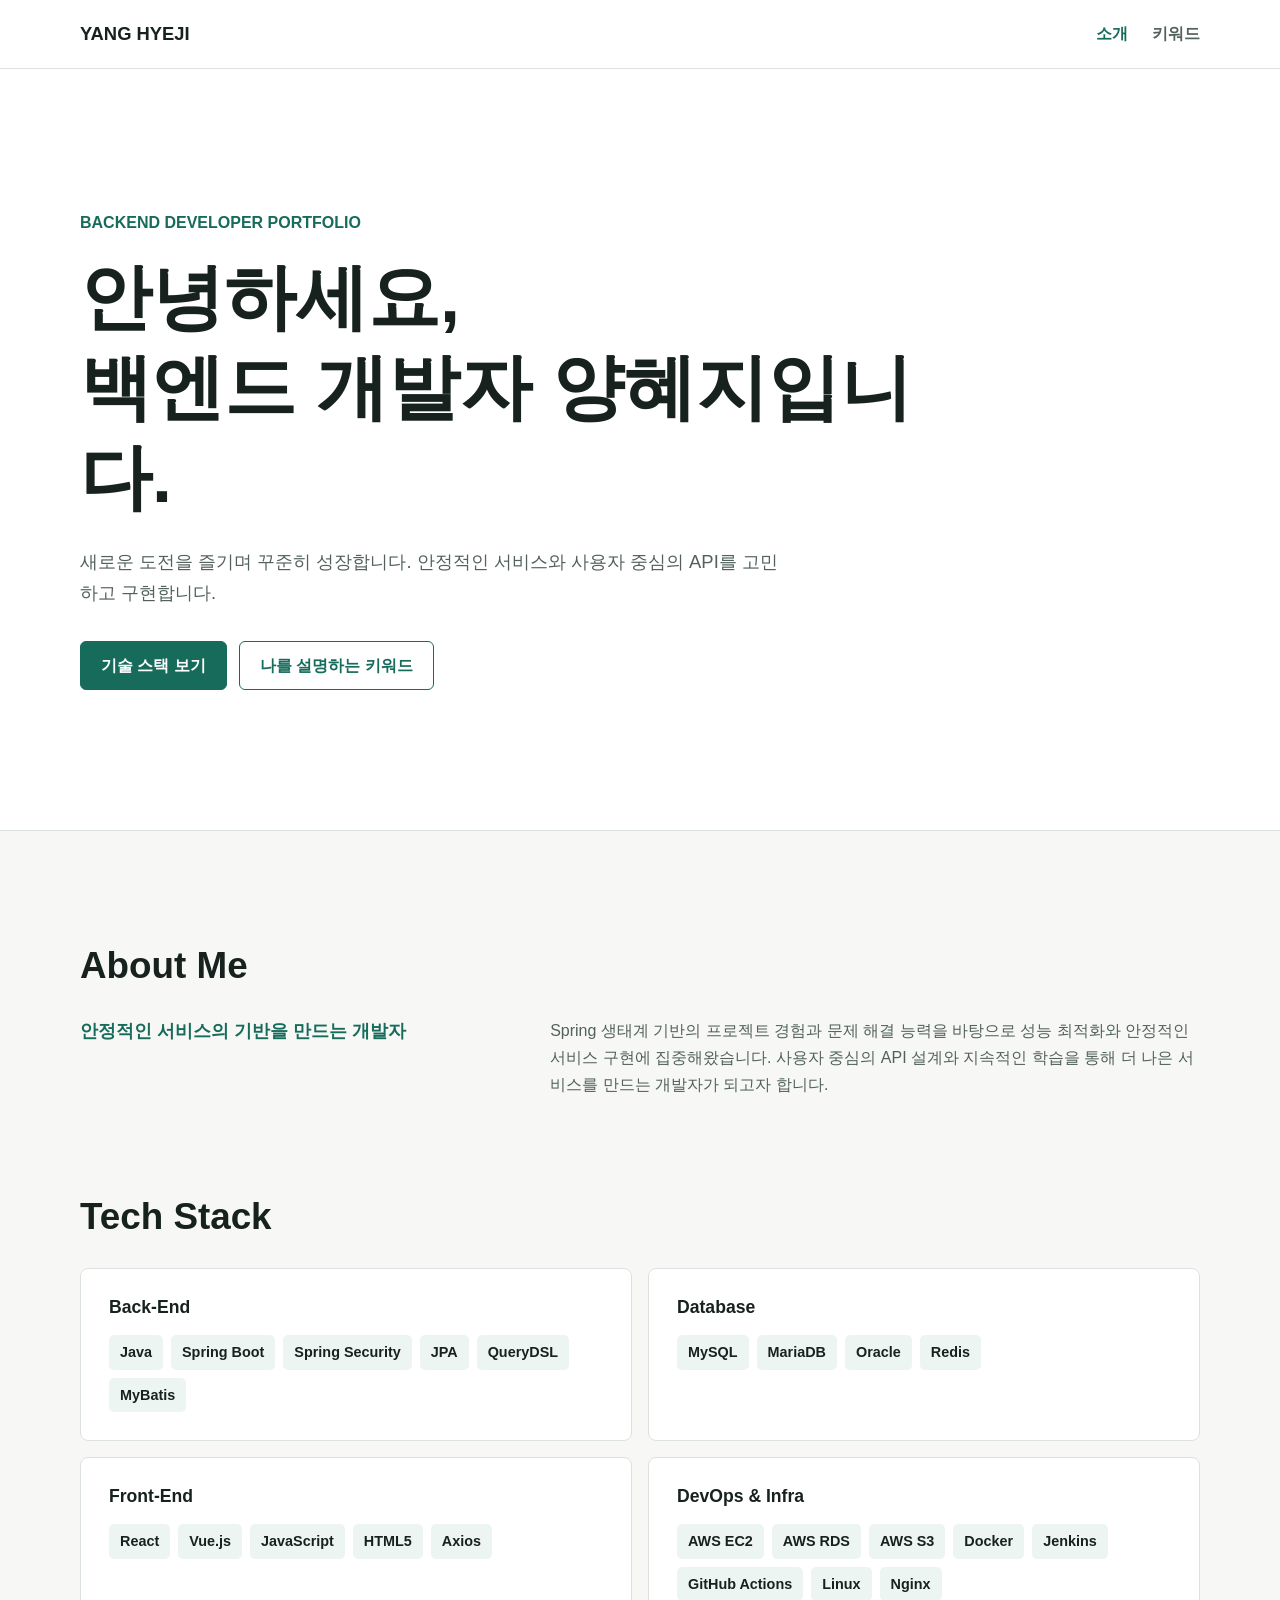
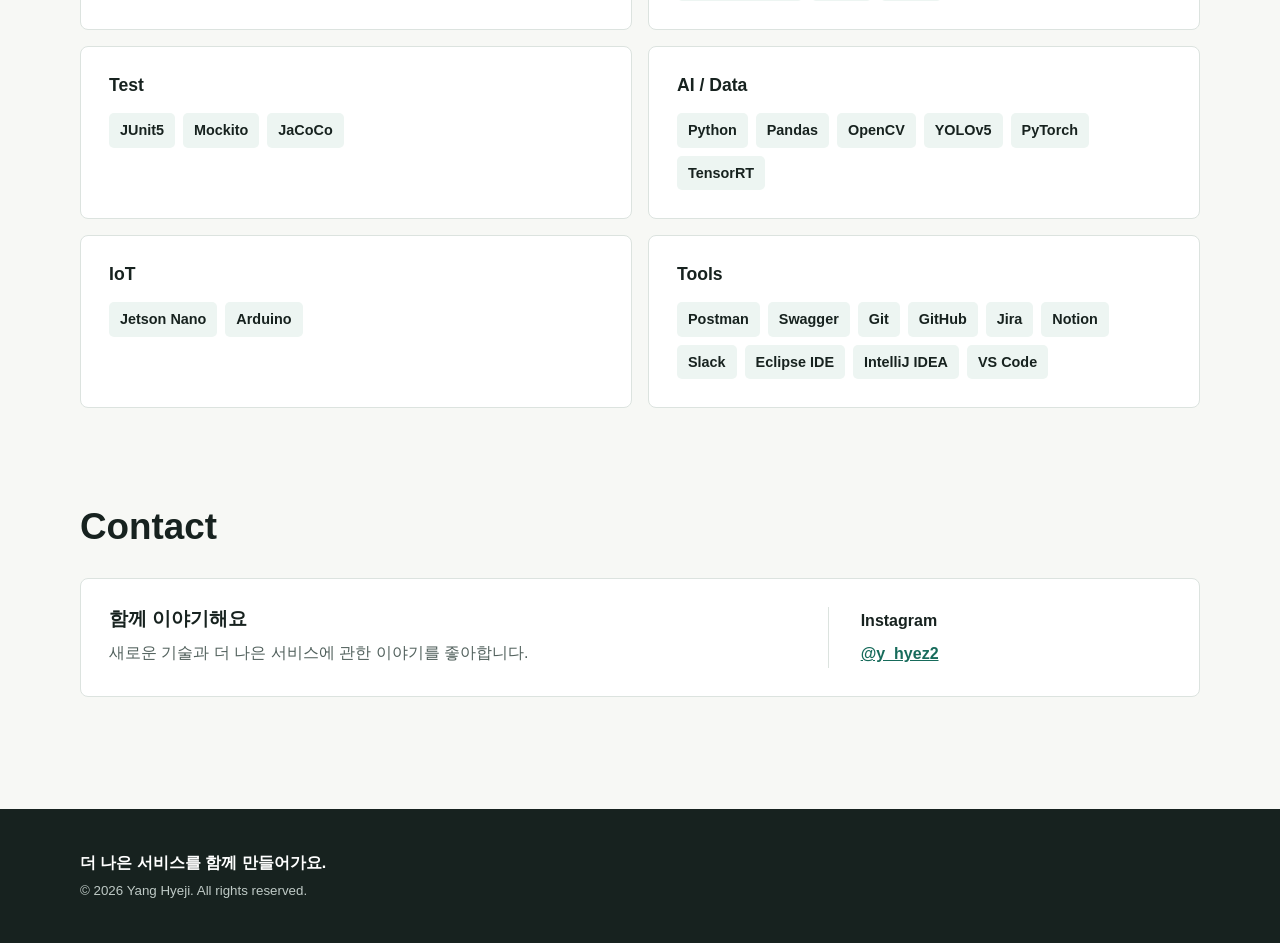
<file: 01_web/99_mission/index.html>
<!doctype html>
<html lang="ko">
<head>
  <meta charset="UTF-8">
  <meta name="viewport" content="width=device-width, initial-scale=1">
  <meta name="description" content="백엔드 개발자 양혜지의 포트폴리오">
  <title>양혜지 | Backend Developer</title>
  <link rel="stylesheet" href="portfolio.css">
</head>
<body>
  <header class="site-header">
    <div class="container header-inner">
      <a class="brand" href="#intro">YANG HYEJI</a>
      <nav class="main-nav" aria-label="주요 메뉴"><ul><li><a href="index.html" aria-current="page">소개</a></li><li><a href="keyword.html">키워드</a></li></ul></nav>
    </div>
  </header>
  <main>
    <section class="hero" id="intro" aria-labelledby="intro-title"><div class="container">
      <p class="eyebrow">BACKEND DEVELOPER PORTFOLIO</p>
      <h1 id="intro-title">안녕하세요,<br>백엔드 개발자 양혜지입니다.</h1>
      <p class="hero-description">새로운 도전을 즐기며 꾸준히 성장합니다. 안정적인 서비스와 사용자 중심의 API를 고민하고 구현합니다.</p>
      <nav class="actions" aria-label="포트폴리오 바로가기"><a class="button button-primary" href="#skills">기술 스택 보기</a><a class="button" href="keyword.html">나를 설명하는 키워드</a></nav>
    </div></section>
    <div class="container">
      <section class="content-section" aria-labelledby="about-title"><h2 id="about-title">About Me</h2><div class="about-layout">
        <p class="about-summary">안정적인 서비스의 기반을 만드는 개발자</p>
        <p class="about-details">Spring 생태계 기반의 프로젝트 경험과 문제 해결 능력을 바탕으로 성능 최적화와 안정적인 서비스 구현에 집중해왔습니다. 사용자 중심의 API 설계와 지속적인 학습을 통해 더 나은 서비스를 만드는 개발자가 되고자 합니다.</p>
      </div></section>
      <section class="content-section" id="skills" aria-labelledby="skills-title"><h2 id="skills-title">Tech Stack</h2><div class="skill-grid">
        <article class="skill-group"><h3>Back-End</h3><ul class="tag-list"><li>Java</li><li>Spring Boot</li><li>Spring Security</li><li>JPA</li><li>QueryDSL</li><li>MyBatis</li></ul></article>
        <article class="skill-group"><h3>Database</h3><ul class="tag-list"><li>MySQL</li><li>MariaDB</li><li>Oracle</li><li>Redis</li></ul></article>
        <article class="skill-group"><h3>Front-End</h3><ul class="tag-list"><li>React</li><li>Vue.js</li><li>JavaScript</li><li>HTML5</li><li>Axios</li></ul></article>
        <article class="skill-group"><h3>DevOps & Infra</h3><ul class="tag-list"><li>AWS EC2</li><li>AWS RDS</li><li>AWS S3</li><li>Docker</li><li>Jenkins</li><li>GitHub Actions</li><li>Linux</li><li>Nginx</li></ul></article>
        <article class="skill-group"><h3>Test</h3><ul class="tag-list"><li>JUnit5</li><li>Mockito</li><li>JaCoCo</li></ul></article>
        <article class="skill-group"><h3>AI / Data</h3><ul class="tag-list"><li>Python</li><li>Pandas</li><li>OpenCV</li><li>YOLOv5</li><li>PyTorch</li><li>TensorRT</li></ul></article>
        <article class="skill-group"><h3>IoT</h3><ul class="tag-list"><li>Jetson Nano</li><li>Arduino</li></ul></article>
        <article class="skill-group"><h3>Tools</h3><ul class="tag-list"><li>Postman</li><li>Swagger</li><li>Git</li><li>GitHub</li><li>Jira</li><li>Notion</li><li>Slack</li><li>Eclipse IDE</li><li>IntelliJ IDEA</li><li>VS Code</li></ul></article>
      </div></section>
      <section class="content-section" aria-labelledby="contact-title"><h2 id="contact-title">Contact</h2><article class="contact-card">
        <header><h3>함께 이야기해요</h3><p>새로운 기술과 더 나은 서비스에 관한 이야기를 좋아합니다.</p></header>
        <address class="contact-link"><strong>Instagram</strong><a href="https://www.instagram.com/y_hyez2" target="_blank" rel="noopener noreferrer">@y_hyez2</a></address>
      </article></section>
    </div>
  </main>
  <footer><div class="container"><p><strong>더 나은 서비스를 함께 만들어가요.</strong></p><small>© 2026 Yang Hyeji. All rights reserved.</small></div></footer>
</body>
</html>
</file>
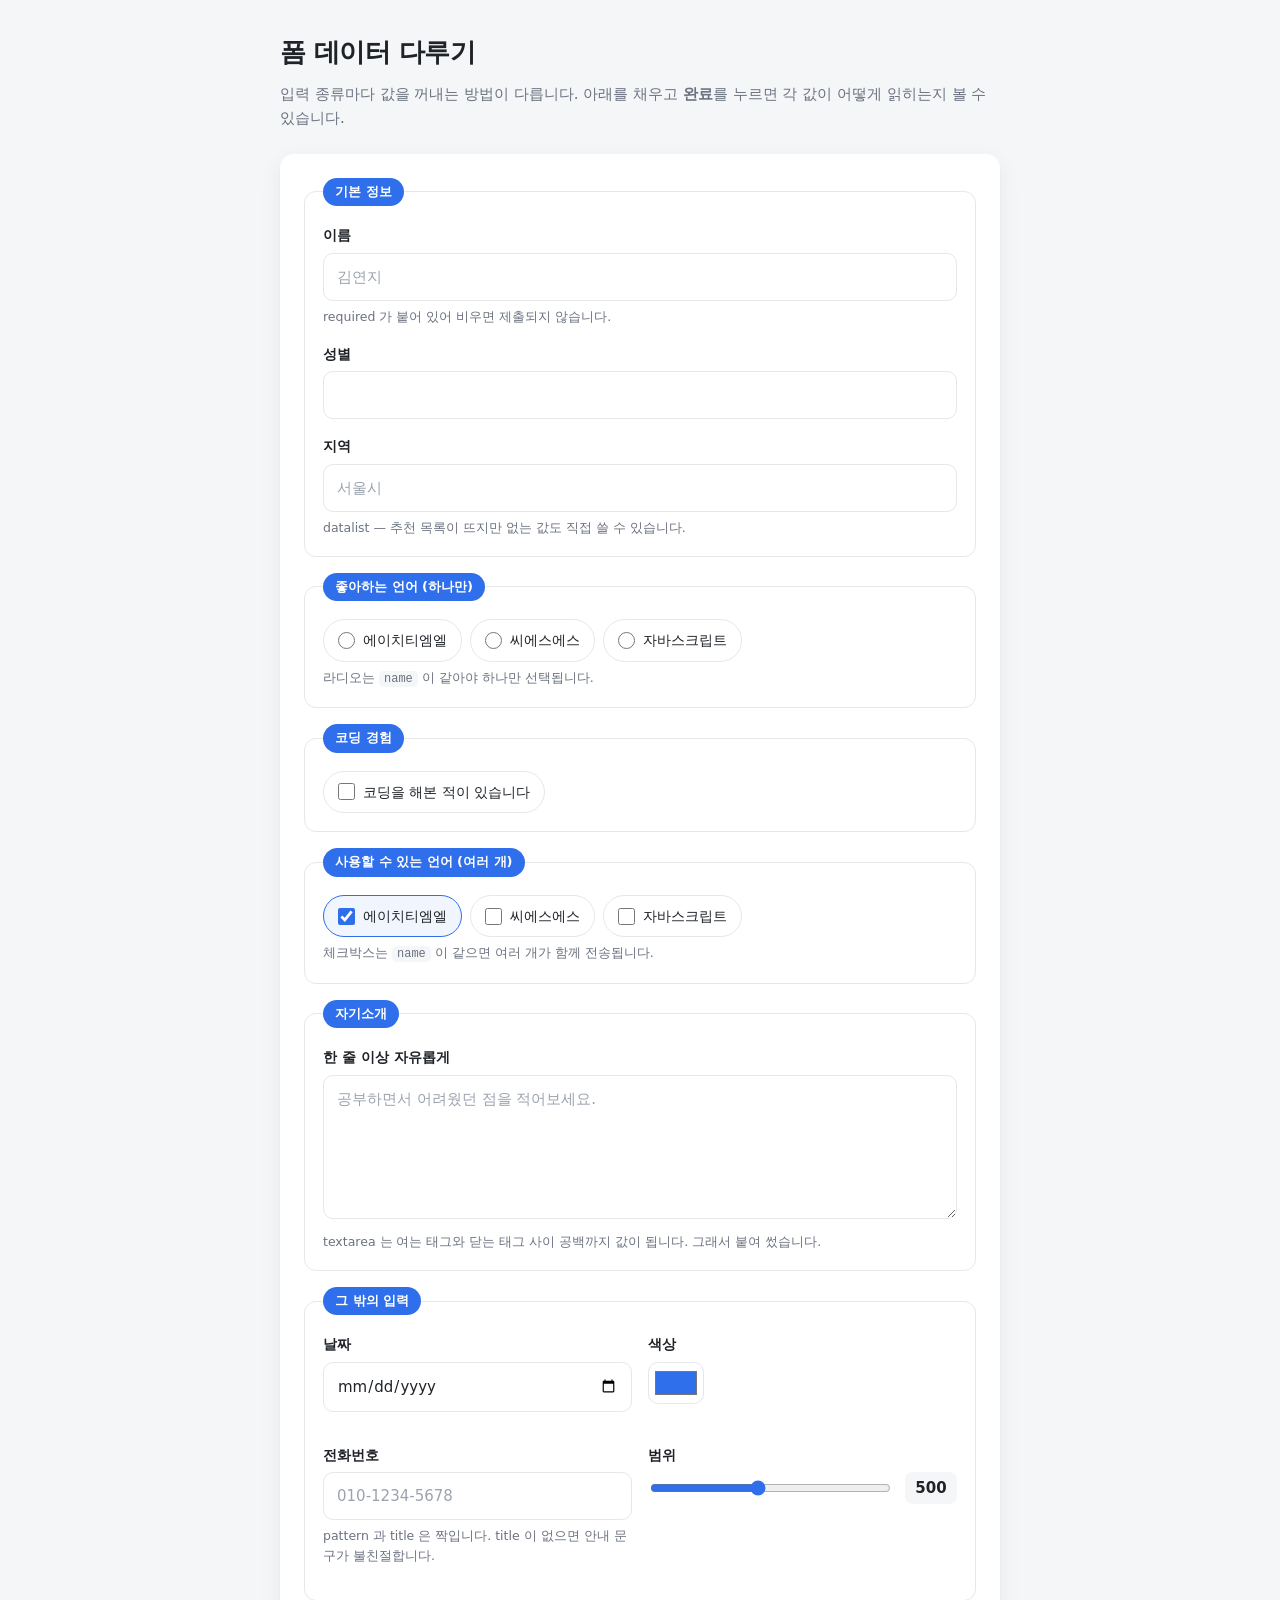
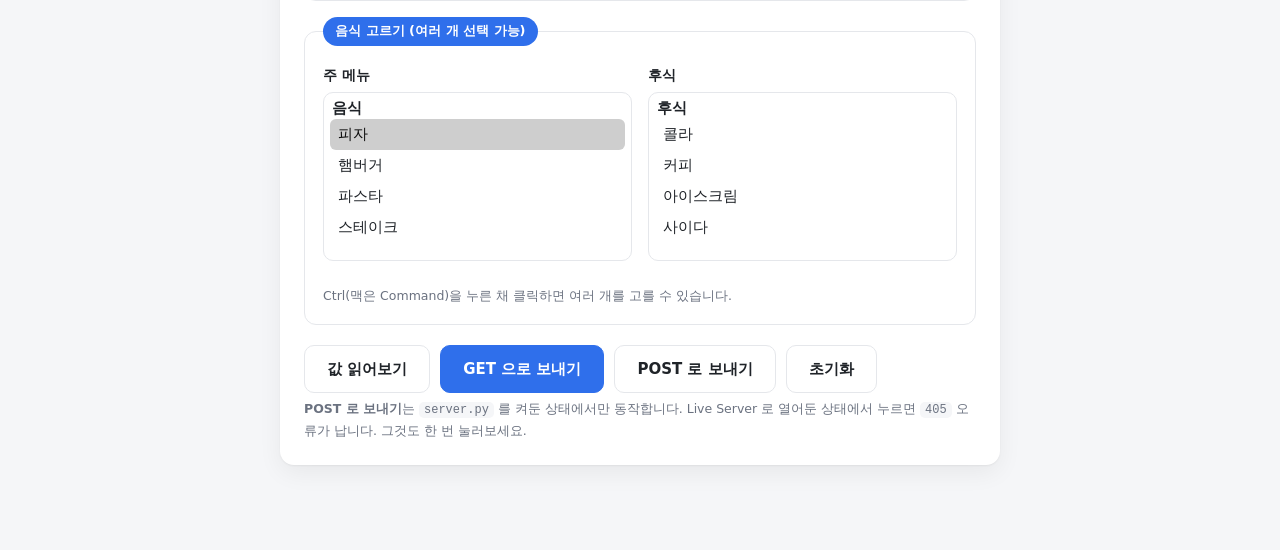
<file: 01_web/01_html/04_html_input/index.html>
<!DOCTYPE html>
<html lang="ko">
<head>
  <meta charset="utf-8">
  <meta name="viewport" content="width=device-width, initial-scale=1.0">
  <title>폼 데이터 다루기</title>
  <link rel="stylesheet" href="style.css">
</head>
<body>

<main class="page">

  <header class="page-head">
    <h1>폼 데이터 다루기</h1>
    <p class="lead">
      입력 종류마다 값을 꺼내는 방법이 다릅니다.
      아래를 채우고 <strong>완료</strong>를 누르면 각 값이 어떻게 읽히는지 볼 수 있습니다.
    </p>
  </header>

  <!-- 버튼마다 formmethod 로 전송 방법을 따로 정할 수 있습니다. -->
  <form id="my_form" class="card" action="result.html" method="get">

    <fieldset>
      <legend>기본 정보</legend>

      <div class="field">
        <label for="name">이름</label>
        <input type="text" id="name" name="name"
               placeholder="김연지"
               autocomplete="off" spellcheck="true" required>
        <p class="hint">required 가 붙어 있어 비우면 제출되지 않습니다.</p>
      </div>

      <div class="field">
        <label for="sex">성별</label>
        <input type="text" id="sex" name="sex" autocomplete="off">
      </div>

      <div class="field">
        <label for="town">지역</label>
        <input type="text" id="town" name="town"
               placeholder="서울시" list="town_list" autocomplete="off">
        <!-- datalist: 목록을 추천하지만 직접 입력도 됩니다. select 와 다른 점입니다. -->
        <datalist id="town_list">
          <option value="서울시"></option>
          <option value="부산시"></option>
          <option value="대구시"></option>
          <option value="인천시"></option>
          <option value="광주시"></option>
        </datalist>
        <p class="hint">datalist — 추천 목록이 뜨지만 없는 값도 직접 쓸 수 있습니다.</p>
      </div>
    </fieldset>

    <fieldset>
      <!-- 라디오·체크박스 묶음의 제목은 label 이 아니라 legend 로 답니다. -->
      <legend>좋아하는 언어 (하나만)</legend>
      <div class="choice-list">
        <label class="choice">
          <input type="radio" name="fav_language" value="HTML">
          <span>에이치티엠엘</span>
        </label>
        <label class="choice">
          <input type="radio" name="fav_language" value="CSS">
          <span>씨에스에스</span>
        </label>
        <label class="choice">
          <input type="radio" name="fav_language" value="JavaScript">
          <span>자바스크립트</span>
        </label>
      </div>
      <p class="hint">라디오는 <code>name</code> 이 같아야 하나만 선택됩니다.</p>
    </fieldset>

    <fieldset>
      <legend>코딩 경험</legend>
      <label class="choice">
        <input type="checkbox" id="coding" name="coding" value="1">
        <span>코딩을 해본 적이 있습니다</span>
      </label>
    </fieldset>

    <fieldset>
      <legend>사용할 수 있는 언어 (여러 개)</legend>
      <div class="choice-list">
        <label class="choice">
          <input type="checkbox" name="avail_language" value="HTML" checked>
          <span>에이치티엠엘</span>
        </label>
        <label class="choice">
          <input type="checkbox" name="avail_language" value="CSS">
          <span>씨에스에스</span>
        </label>
        <label class="choice">
          <input type="checkbox" name="avail_language" value="JavaScript">
          <span>자바스크립트</span>
        </label>
      </div>
      <p class="hint">체크박스는 <code>name</code> 이 같으면 여러 개가 함께 전송됩니다.</p>
    </fieldset>

    <fieldset>
      <legend>자기소개</legend>
      <div class="field">
        <label for="article">한 줄 이상 자유롭게</label>
        <textarea id="article" name="article" rows="5"
                  placeholder="공부하면서 어려웠던 점을 적어보세요."></textarea>
        <p class="hint">textarea 는 여는 태그와 닫는 태그 사이 공백까지 값이 됩니다. 그래서 붙여 썼습니다.</p>
      </div>
    </fieldset>

    <fieldset>
      <legend>그 밖의 입력</legend>

      <div class="grid">
        <div class="field">
          <label for="date">날짜</label>
          <input type="date" id="date" name="date">
        </div>

        <div class="field">
          <label for="color">색상</label>
          <input type="color" id="color" name="color" value="#2f6feb">
        </div>

        <div class="field">
          <label for="phone">전화번호</label>
          <input type="tel" id="phone" name="phone"
                 placeholder="010-1234-5678"
                 pattern="[0-9]{3}-[0-9]{4}-[0-9]{4}"
                 title="010-1234-5678 형식으로 입력하세요">
          <p class="hint">pattern 과 title 은 짝입니다. title 이 없으면 안내 문구가 불친절합니다.</p>
        </div>

        <div class="field">
          <label for="range">범위</label>
          <div class="range-row">
            <input type="range" id="range" name="range" min="100" max="1000" step="50" value="500">
            <!-- output: 계산·선택 결과를 보여주는 전용 태그 -->
            <output id="range_output" for="range">500</output>
          </div>
        </div>
      </div>
    </fieldset>

    <fieldset>
      <legend>음식 고르기 (여러 개 선택 가능)</legend>
      <div class="grid">
        <div class="field">
          <label for="food_main">주 메뉴</label>
          <!-- id 는 문서 안에서 겹치면 안 됩니다. name 도 나눠야 값이 섞이지 않습니다. -->
          <select id="food_main" name="food_main" multiple size="5">
            <optgroup label="음식">
              <option value="pizza" selected>피자</option>
              <option value="hamburger">햄버거</option>
              <option value="pasta">파스타</option>
              <option value="steak">스테이크</option>
            </optgroup>
          </select>
        </div>

        <div class="field">
          <label for="food_dessert">후식</label>
          <select id="food_dessert" name="food_dessert" multiple size="5">
            <optgroup label="후식">
              <option value="cola">콜라</option>
              <option value="coffee">커피</option>
              <option value="icecream">아이스크림</option>
              <option value="cider">사이다</option>
            </optgroup>
          </select>
        </div>
      </div>
      <p class="hint">Ctrl(맥은 Command)을 누른 채 클릭하면 여러 개를 고를 수 있습니다.</p>
    </fieldset>

    <div class="actions">
      <!-- 보내지 않고 값만 읽어봅니다 -->
      <button type="button" id="preview_btn" class="btn">값 읽어보기</button>

      <!-- formmethod / formaction 으로 버튼마다 전송 방법을 다르게 줄 수 있습니다 -->
      <button type="submit" class="btn btn-primary"
              formmethod="get" formaction="result.html">GET 으로 보내기</button>
      <button type="submit" class="btn btn-post"
              formmethod="post" formaction="result.html">POST 로 보내기</button>

      <button type="reset" class="btn">초기화</button>
    </div>
    <p class="hint">
      <strong>POST 로 보내기</strong>는 <code>server.py</code> 를 켜둔 상태에서만 동작합니다.
      Live Server 로 열어둔 상태에서 누르면 <code>405</code> 오류가 납니다. 그것도 한 번 눌러보세요.
    </p>

  </form>

  <section id="result_area" class="card result" hidden>
    <h2>읽어온 값</h2>
    <table id="result_table">
      <thead>
        <tr><th>항목</th><th>값</th></tr>
      </thead>
      <tbody></tbody>
    </table>

    <h3>보내면 어떻게 되나</h3>
    <div id="send_preview"></div>
    <p class="hint">
      같은 값인데 <strong>실리는 자리만</strong> 다릅니다.
      실제로 보내보려면 위의 <strong>GET / POST 로 보내기</strong> 버튼을 누르세요.
    </p>
  </section>

</main>

<script>
  const form = document.getElementById('my_form');
  const resultArea = document.getElementById('result_area');
  const resultBody = document.querySelector('#result_table tbody');
  const sendPreview = document.getElementById('send_preview');
  const previewBtn = document.getElementById('preview_btn');
  const rangeInput = document.getElementById('range');
  const rangeOutput = document.getElementById('range_output');

  // 범위 값을 움직일 때마다 옆에 숫자로 보여줍니다.
  rangeInput.addEventListener('input', function () {
    rangeOutput.textContent = rangeInput.value;
  });

  // 체크박스 묶음에서 체크된 값만 배열로 꺼냅니다.
  function getCheckedValues(group) {
    // 같은 name 의 체크박스가 하나뿐이면 목록이 아니라 요소 하나가 옵니다.
    const list = (group.length === undefined) ? [group] : Array.from(group);
    return list.filter(function (el) { return el.checked; })
               .map(function (el) { return el.value; });
  }

  // multiple select 에서 고른 항목의 화면 글자를 배열로 꺼냅니다.
  function getSelectedTexts(selectId) {
    const select = document.getElementById(selectId);
    return Array.from(select.selectedOptions).map(function (op) { return op.text; });
  }

  function orEmpty(value, emptyText) {
    return value === '' || value === undefined ? emptyText : value;
  }

  // '주소' / '본문' 처럼 이름표가 붙은 줄 하나를 만듭니다.
  function addSendRow(keyText, valueText, kind) {
    const row = document.createElement('div');
    row.className = 'send-row';

    const key = document.createElement('span');
    key.className = 'send-key send-key-' + kind;
    key.textContent = keyText;

    const box = document.createElement('pre');
    box.className = 'query';
    box.textContent = valueText;

    row.appendChild(key);
    row.appendChild(box);
    sendPreview.appendChild(row);
  }

  // GET 과 POST 를 나란히 놓고 비교합니다.
  function renderSendPreview() {
    // FormData 는 실제로 전송될 값만 담습니다.
    // 체크 안 한 체크박스·라디오는 아예 들어가지 않습니다.
    const query = new URLSearchParams(new FormData(form)).toString();

    sendPreview.innerHTML = '';
    addSendRow('GET 주소', 'result.html?' + query, 'get');
    addSendRow('POST 주소', 'result.html', 'post');
    addSendRow('POST 본문', query, 'post');
  }

  // '값 읽어보기' 는 보내지 않고 화면에서만 확인합니다.
  previewBtn.addEventListener('click', function () {
    // type="button" 이라 검사가 자동으로 돌지 않습니다. 직접 부릅니다.
    if (!form.reportValidity()) return;

    // form.elements 를 쓰면 input 인지 form 속성인지 헷갈릴 일이 없습니다.
    const f = form.elements;

    const rows = [
      ['이름',            f.name.value],
      ['성별',            orEmpty(f.sex.value, '(입력 안 함)')],
      ['지역',            orEmpty(f.town.value, '(입력 안 함)')],
      ['좋아하는 언어',    orEmpty(f.fav_language.value, '(선택 안 함)')],
      ['코딩 경험',        f.coding.checked ? '있음' : '없음'],
      ['사용 가능 언어',   orEmpty(getCheckedValues(f.avail_language).join(', '), '(없음)')],
      ['자기소개',         orEmpty(f.article.value.trim(), '(비어 있음)')],
      ['날짜',            orEmpty(f.date.value, '(선택 안 함)')],
      ['색상',            f.color.value],
      ['범위',            f.range.value],
      ['전화번호',        orEmpty(f.phone.value, '(입력 안 함)')],
      ['주 메뉴',         orEmpty(getSelectedTexts('food_main').join(', '), '(없음)')],
      ['후식',            orEmpty(getSelectedTexts('food_dessert').join(', '), '(없음)')]
    ];

    // 표를 다시 그립니다. (예전 코드처럼 계속 쌓이지 않습니다)
    resultBody.innerHTML = '';
    rows.forEach(function (row) {
      const tr = document.createElement('tr');
      const th = document.createElement('th');
      const td = document.createElement('td');
      th.textContent = row[0];
      td.textContent = row[1];
      tr.appendChild(th);
      tr.appendChild(td);
      resultBody.appendChild(tr);
    });

    // 같은 값이 GET / POST 에서 각각 어디에 실리는지 보여줍니다.
    renderSendPreview();

    resultArea.hidden = false;
    resultArea.scrollIntoView({ behavior: 'smooth', block: 'start' });
  });

  // 초기화를 누르면 결과도 같이 지웁니다.
  form.addEventListener('reset', function () {
    resultArea.hidden = true;
    setTimeout(function () { rangeOutput.textContent = rangeInput.value; }, 0);
  });
</script>

</body>
</html>
</file>
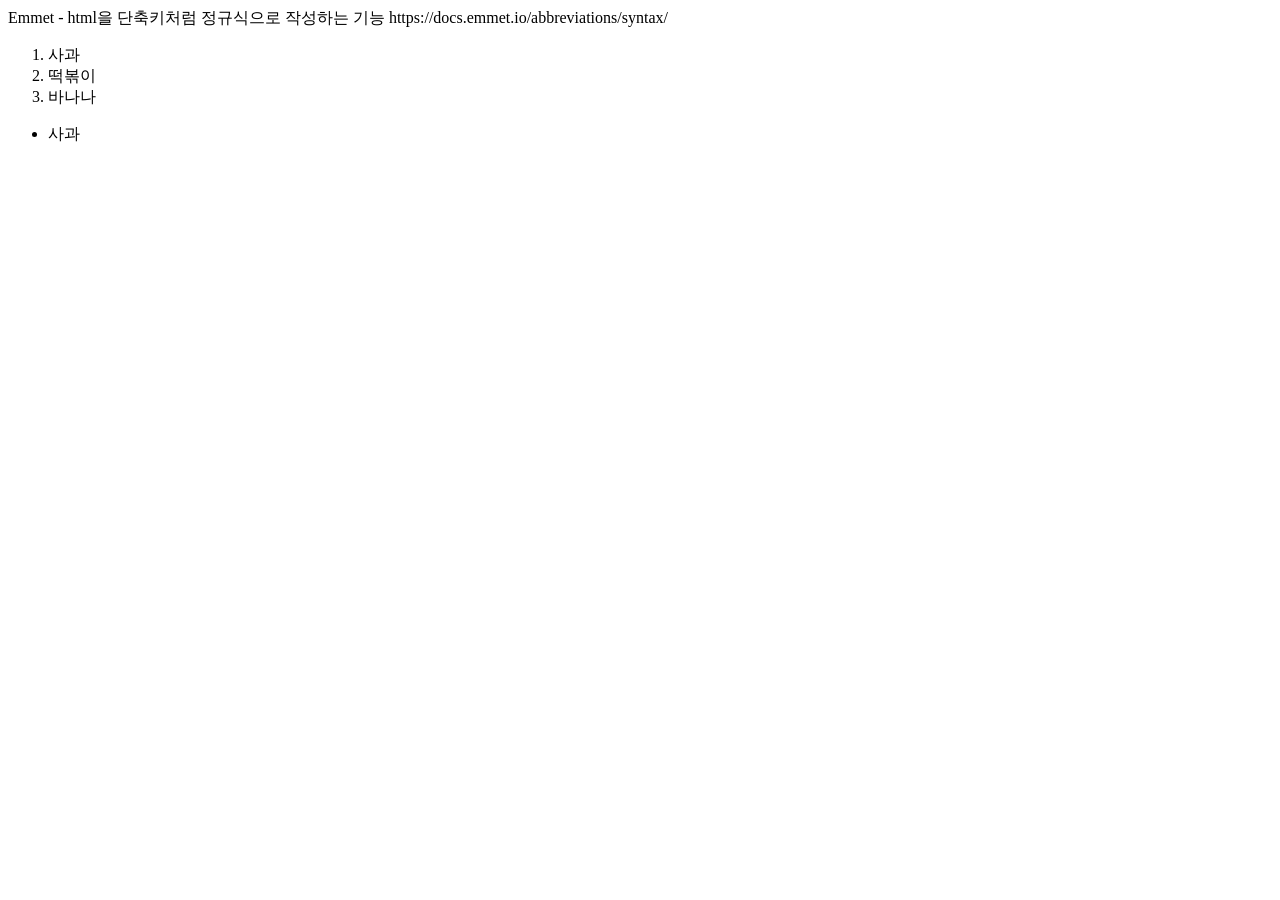
<file: 01_web/01_html/00_emmet.html>
<!DOCTYPE html>
<html lang="en">
<head>
    <meta charset="UTF-8">
    <meta name="viewport" content="width=device-width, initial-scale=1.0">
    <title>Document</title>
</head>
<body>
    
    Emmet - html을 단축키처럼 정규식으로 작성하는 기능
    https://docs.emmet.io/abbreviations/syntax/
    <!-- ol>li*3 -->

    <ol>
        <li>사과</li>
        <li>떡볶이</li>
        <li>바나나</li>
    </ol>
    <div>
        <ul>
            <li>사과</li>
        </ul>
    </div>

</body>
</html>
</file>
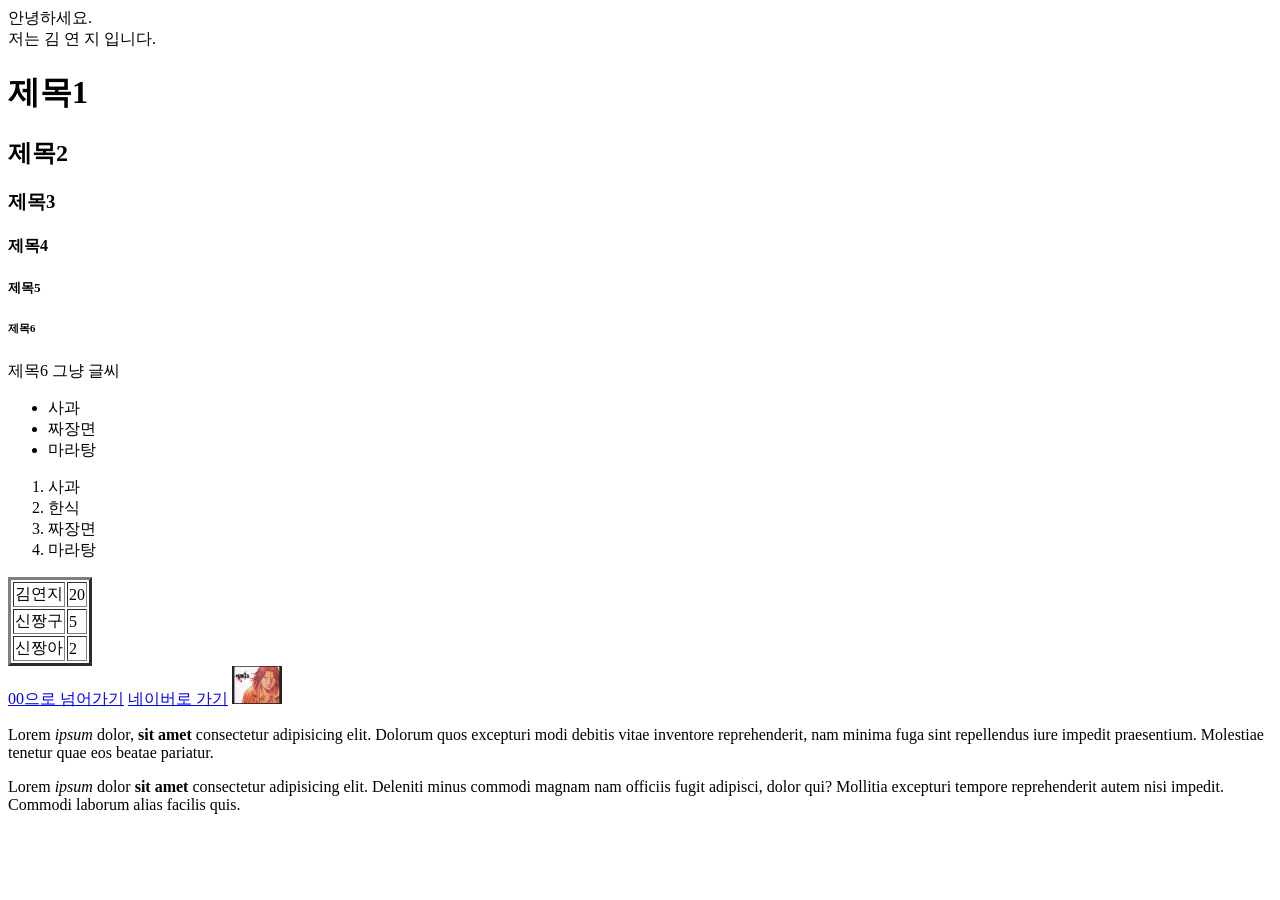
<file: 01_web/01_html/01_html기초.html>
<!DOCTYPE html>
<html lang="ko">
<head>
    <meta charset="UTF-8">
    <meta name="viewport" content="width=device-width, initial-scale=1.0">
    <title>HTML 연습</title>
</head>
<body>
    안녕하세요.<br />
    저는
    김
    연
    지
    입니다.

    <!-- 주석은 눈에 보이지 않습니다. -->
    <!-- 들여쓰기 SHIFT+ TAB 누르시면 하나 앞으로 끌어오고,
        TAB 누르시면 하나 밀려납니다.-->
    <h1>제목1</h1>
    <h2>제목2</h2>
    <h3>제목3</h3>
    <h4>제목4</h4>
    <h5>제목5</h5>
    <h6>제목6</h6>
    <!-- 에러가 있어도 그냥 무시합니다. -->
    <h7>제목6</h7>
    그냥 글씨

    <!-- 리스트: 부모 / 자식 태그를 함께 사용
        Unordered / Ordered -->
    <ul>
        <li>사과</li>
        <li>짜장면</li>
        <li>마라탕</li>
    </ul>

    <ol>
        <li>사과</li>
        <li>한식</li>
        <li>짜장면</li>
        <li>마라탕</li>
    </ol>

    <!-- 표 -->
     <table border="3">
        <!-- 행 -->
        <tr> <!-- table row (행) -->
            <td> <!-- table data (칸) -->
                김연지
            </td>
            <td>
                20
            </td>
        </tr>
         <tr>
            <td> <!-- table data (칸) -->
                신짱구
            </td>
            <td>
                5
            </td>
         </tr>  
          <tr>
            <td> <!-- table data (칸) -->
                신짱아
            </td>
            <td>
                2
            </td>
          </tr>
        </table>

    <!-- a (anchor) 태그를 사용해서 다른 문서와 연결을 해줍니다. -->
    <!-- 태그에 특정한 기능을 부여하기 위해 속성(attribute)을 함께 사용하기도 합니다. -->
    <a href="00_emmet.html">00으로 넘어가기</a>

    <!-- 네이버로 가기 라는 내용에 naver.com 을 연결해보세요. -->
    <a href="https://www.naver.com/" target="_blank">네이버로 가기</a>

    <!-- 이미지는 어떻게 첨부할까요  
     개발은 로컬에서 하지만 서버는 현재 프로젝트부터 올리기 때문에
     경로는 상대경로로, 현재 파일 기준으로 해당 파일이 어디 있는지,
     윈도우는 \(역슬래시), 웹은 /(슬래시) 으로 경로를 구분합니다.
     -->
    
    <!-- <img src="./data/jjanggu.png"> -->
    <!-- <img src="data/jjanggu.png">   -->
    <!-- <img src="../03_js/jjanggu.png"> -->

    <!-- data/monster.png 를 넣어주세요.
      이미지가 크니까 mdn에서 이미지 크기 줄이는 속성을 
      찾아서 적당히 줄여보세요.
      해당 줄에 Ctrl + / (슬래시) 누르시면 주석이 매겨집니다. -->
    <img src="./data/monster.png" width=50 /> <br />

    <!-- p : paragraph 로 문단을 구분합니다. -->
    <!-- b: 화면에 진하게 보이기, strong: 의미상도 함께 강조하기 -->
    <!-- 웹 접근성을 고려한 태그들을 활용하시는 걸 권장합니다. -->
    <p>Lorem <i>ipsum</i> dolor, <strong>sit amet</strong> consectetur adipisicing elit. Dolorum quos excepturi modi debitis vitae inventore reprehenderit, nam minima fuga sint repellendus iure impedit praesentium. Molestiae tenetur quae eos beatae pariatur.</p>
    <p>Lorem <em>ipsum</em> dolor <b>sit amet</b> consectetur adipisicing elit. Deleniti minus commodi magnam nam officiis fugit adipisci, dolor qui? Mollitia excepturi tempore reprehenderit autem nisi impedit. Commodi laborum alias facilis quis.</p>

    <!-- 정보 전달을 잘 해서 검색어 우선 순위에 걸리는 걸 목적으로 주는 경우도 많습니다. -->
</body>
</html>
</file>
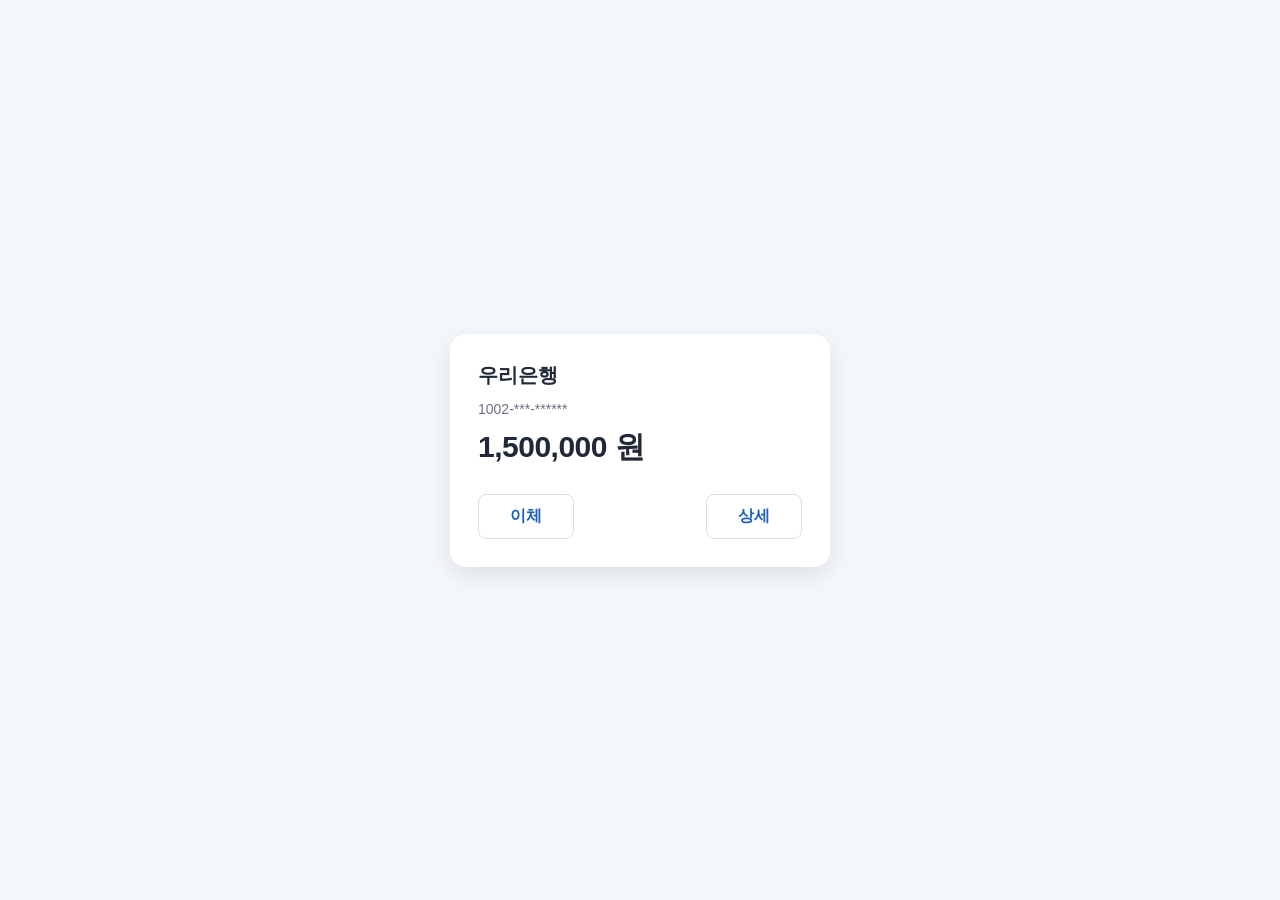
<file: 01_web/01_html/02_html기초.html>
<!DOCTYPE html>
<html lang="ko">
<head>
    <meta charset="UTF-8">
    <meta name="viewport" content="width=device-width, initial-scale=1.0">
    <title>계좌 카드</title>
    <link rel="stylesheet" href="./02_html기초.css">
</head>
<body>
    <article class="account-card">
        <header>
            <h2 class="bank-name">우리은행</h2>
        </header>

        <section>
            <p class="account-number">1002-***-******</p>
            <p class="balance"><strong>1,500,000 원</strong></p>
        </section>

        <footer class="card-actions">
            <button type="button">이체</button>
            <button type="button">상세</button>
        </footer>
    </article>
</body>
</html>
</file>
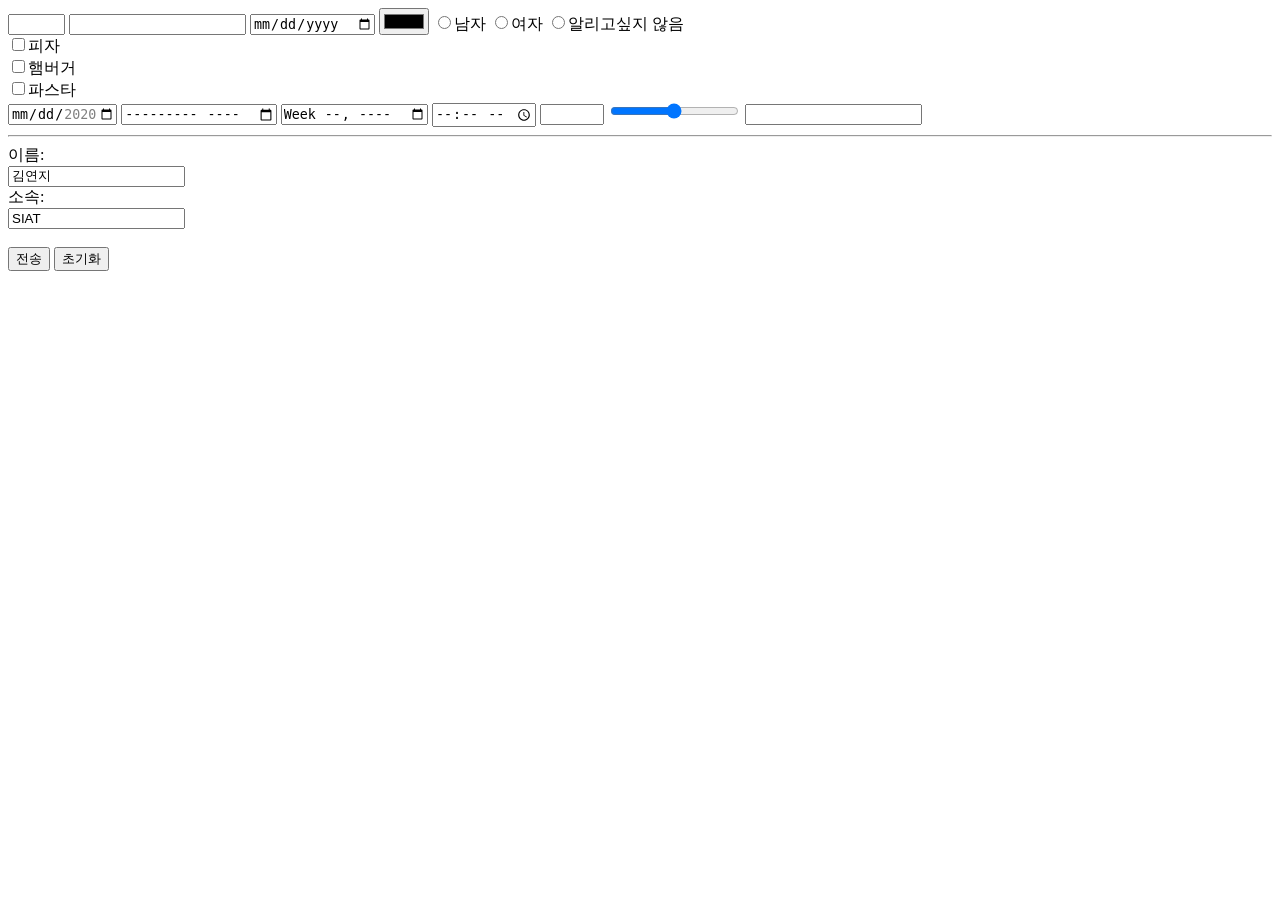
<file: 01_web/01_html/03_html_input.html>
<!DOCTYPE html>
<html lang="ko">
<head>
    <meta charset="UTF-8">
    <meta name="viewport" content="width=device-width, initial-scale=1.0">
    <title>Document</title>
</head>
<body>
    <!-- shift + alt  + 화살표-->
    <input type="text" size="5" name="text">
    <input type="password" name="password" required>
    <input type="date" name="date">
    <input type="color">

    <!-- 여러개 중 하나만 선택시킬 때 -->
     <!-- name으로 묶어서 단위를 만들고, value -->
    <!-- value 에는 실제로 백엔드/js에서 사용할 값을 씁니다. 영어로,띄어쓰기없이 작성-->
    <input type="radio" name="gender" value="male">남자
    <input type="radio" name="gender" value="female">여자
    <input type="radio" name="gender" value="none">알리고싶지 않음
    <br />

    <input type="checkbox" name="food" value="pizza">피자<br>
    <input type="checkbox" name="food" value="hamburger">햄버거<br>
    <input type="checkbox" name="food" value="pasta">파스타<br>

    <input type="date" name="date" min="2020-01-01" max="2020-12-31">

    <input type="month" id="month" name="month">

    <input type="week" id="week" name="week">

    <input type="time" id="time" name="time">

    <input type="number" name="num" min="0" max="1000">

    <input type="range" name="point" min="0" max="100">

    <input type="tel" id="phone" name="phone" pattern="[0-9]{3}-[0-9]{4}-[0-9]{4}">

<hr>
<!-- form 의 submit은 폼을 통째로 전달하는 역할 -->
<!-- form 의 reset은 폼을 통째로 초기화하는 역할 -->
<!-- 쿼리스트링: ? 뒤에 키=값 & 키=값 
                ?name=김연지&affiliation=FIS-WONIT-->
<form>
  <label for="name">이름:</label><br>
  <input type="text" id="name" name="name" value="김연지"><br>
  <label for="affiliation">소속:</label><br>
  <input type="text" id="affiliation" name="affiliation" value="SIAT"><br><br>
  <input type="submit" value="전송"> <!-- value를 지워보고 바꿔보기 -->
  <input type="reset" value="초기화">
</form>
</body>
</html>
</file>
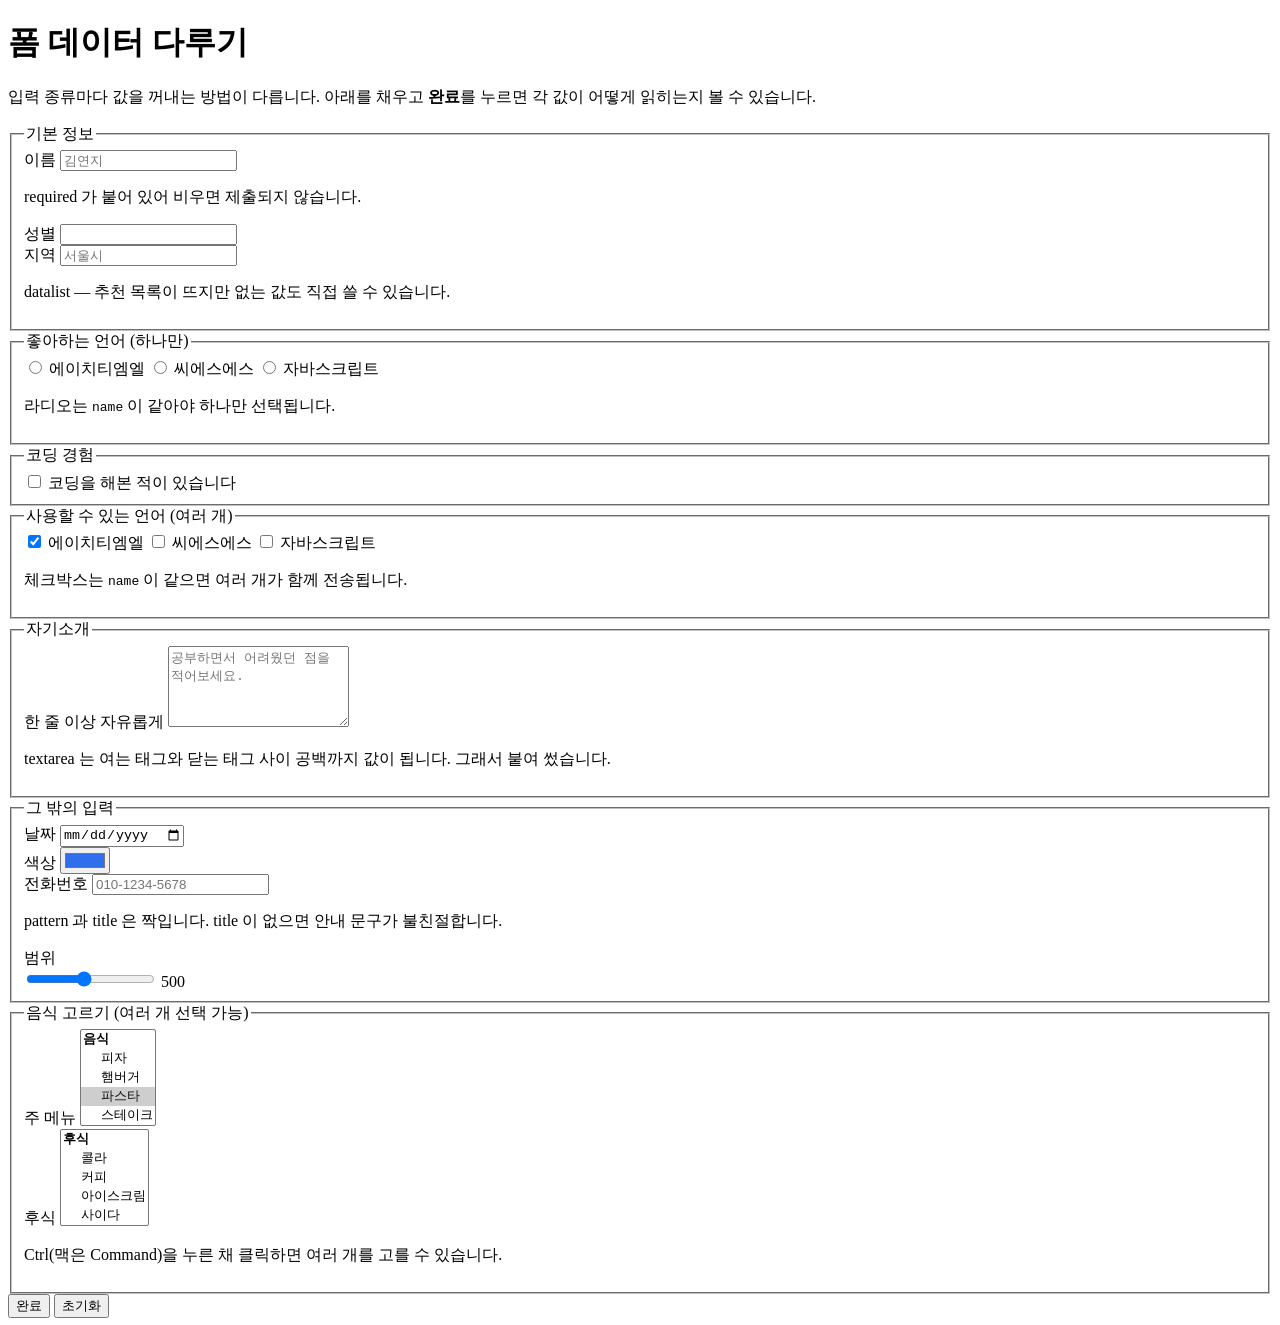
<file: 01_web/01_html/04_html_input2.html>
<!DOCTYPE html>
<html lang="ko">
<head>
  <meta charset="utf-8">
  <meta name="viewport" content="width=device-width, initial-scale=1.0">
  <title>폼 데이터 다루기</title>
  <!-- <link rel="stylesheet" href="style.css"> -->
</head>
<body>

<main class="page">

  <header class="page-head">
    <h1>폼 데이터 다루기</h1>
    <p class="lead">
      입력 종류마다 값을 꺼내는 방법이 다릅니다.
      아래를 채우고 <strong>완료</strong>를 누르면 각 값이 어떻게 읽히는지 볼 수 있습니다.
    </p>
  </header>

  <!-- method 를 get / post 로 바꿔가며 제출해 보세요. 아래 '전송 미리보기'가 달라집니다. -->
  <form id="my_form" class="card" method="get">

    <fieldset>
      <legend>기본 정보</legend>

      <div class="field">
        <label for="name">이름</label>
        <input type="text" id="name" name="name"
               placeholder="김연지"
               autocomplete="off" spellcheck="true" required>
        <p class="hint">required 가 붙어 있어 비우면 제출되지 않습니다.</p>
      </div>

      <div class="field">
        <label for="sex">성별</label>
        <input type="text" id="sex" name="sex" autocomplete="off">
      </div>

      <div class="field">
        <label for="town">지역</label>
        <input type="text" id="town" name="town"
               placeholder="서울시" list="town_list" autocomplete="off">
        <!-- datalist: 목록을 추천하지만 직접 입력도 됩니다. select 와 다른 점입니다. -->
        <datalist id="town_list">
          <option value="서울시"></option>
          <option value="부산시"></option>
          <option value="대구시"></option>
          <option value="인천시"></option>
          <option value="광주시"></option>
        </datalist>
        <p class="hint">datalist — 추천 목록이 뜨지만 없는 값도 직접 쓸 수 있습니다.</p>
      </div>
    </fieldset>

    <fieldset>
      <!-- 라디오·체크박스 묶음의 제목은 label 이 아니라 legend 로 답니다. -->
      <legend>좋아하는 언어 (하나만)</legend>
      <div class="choice-list">
        <label class="choice">
          <input type="radio" name="fav_language" value="HTML">
          <span>에이치티엠엘</span>
        </label>
        <label class="choice">
          <input type="radio" name="fav_language" value="CSS">
          <span>씨에스에스</span>
        </label>
        <label class="choice">
          <input type="radio" name="fav_language" value="JavaScript">
          <span>자바스크립트</span>
        </label>
      </div>
      <p class="hint">라디오는 <code>name</code> 이 같아야 하나만 선택됩니다.</p>
    </fieldset>

    <fieldset>
      <legend>코딩 경험</legend>
      <label class="choice">
        <input type="checkbox" id="coding" name="coding" value="1">
        <span>코딩을 해본 적이 있습니다</span>
      </label>
    </fieldset>

    <fieldset>
      <legend>사용할 수 있는 언어 (여러 개)</legend>
      <div class="choice-list">
        <label class="choice">
          <input type="checkbox" name="avail_language" value="HTML" checked>
          <span>에이치티엠엘</span>
        </label>
        <label class="choice">
          <input type="checkbox" name="avail_language" value="CSS">
          <span>씨에스에스</span>
        </label>
        <label class="choice">
          <input type="checkbox" name="avail_language" value="JavaScript">
          <span>자바스크립트</span>
        </label>
      </div>
      <p class="hint">체크박스는 <code>name</code> 이 같으면 여러 개가 함께 전송됩니다.</p>
    </fieldset>

    <fieldset>
      <legend>자기소개</legend>
      <div class="field">
        <label for="article">한 줄 이상 자유롭게</label>
        <textarea id="article" name="article" rows="5"
                  placeholder="공부하면서 어려웠던 점을 적어보세요."></textarea>
        <p class="hint">textarea 는 여는 태그와 닫는 태그 사이 공백까지 값이 됩니다. 그래서 붙여 썼습니다.</p>
      </div>
    </fieldset>

    <fieldset>
      <legend>그 밖의 입력</legend>

      <div class="grid">
        <div class="field">
          <label for="date">날짜</label>
          <input type="date" id="date" name="date">
        </div>

        <div class="field">
          <label for="color">색상</label>
          <input type="color" id="color" name="color" value="#2f6feb">
        </div>

        <div class="field">
          <label for="phone">전화번호</label>
          <input type="tel" id="phone" name="phone"
                 placeholder="010-1234-5678"
                 pattern="[0-9]{3}-[0-9]{4}-[0-9]{4}"
                 title="010-1234-5678 형식으로 입력하세요">
          <p class="hint">pattern 과 title 은 짝입니다. title 이 없으면 안내 문구가 불친절합니다.</p>
        </div>

        <div class="field">
          <label for="range">범위</label>
          <div class="range-row">
            <input type="range" id="range" name="range" min="100" max="1000" step="50" value="500">
            <!-- output: 계산·선택 결과를 보여주는 전용 태그 -->
            <output id="range_output" for="range">500</output>
          </div>
        </div>
      </div>
    </fieldset>

    <fieldset>
      <legend>음식 고르기 (여러 개 선택 가능)</legend>
      <div class="grid">
        <div class="field">
          <label for="food_main">주 메뉴</label>
          <!-- id 는 문서 안에서 겹치면 안 됩니다. name 도 나눠야 값이 섞이지 않습니다. -->
          <select id="food_main" name="food_main" multiple size="5">
            <optgroup label="음식">
              <option value="pizza">피자</option>
              <option value="hamburger">햄버거</option>
              <option value="pasta" selected>파스타</option>
              <option value="steak">스테이크</option>
            </optgroup>
          </select>
        </div>

        <div class="field">
          <label for="food_dessert">후식</label>
          <select id="food_dessert" name="food_dessert" multiple size="5">
            <optgroup label="후식">
              <option value="cola">콜라</option>
              <option value="coffee">커피</option>
              <option value="icecream">아이스크림</option>
              <option value="cider">사이다</option>
            </optgroup>
          </select>
        </div>
      </div>
      <p class="hint">Ctrl(맥은 Command)을 누른 채 클릭하면 여러 개를 고를 수 있습니다.</p>
    </fieldset>

    <div class="actions">
      <button type="submit" class="btn btn-primary">완료</button>
      <button type="reset" class="btn">초기화</button>
    </div>

  </form>

  <section id="result_area" class="card result" hidden>
    <h2>읽어온 값</h2>
    <table id="result_table">
      <thead>
        <tr><th>항목</th><th>값</th></tr>
      </thead>
      <tbody></tbody>
    </table>

    <h3>전송 미리보기 <span id="method_badge" class="badge">GET</span></h3>
    <div id="send_preview"></div>
    <p class="hint" id="send_note"></p>
    <p class="hint">
      이 화면은 <code>preventDefault()</code> 로 전송을 막아둔 <strong>미리보기</strong>입니다.
      실제로 서버에 보내지지는 않습니다.
      form 태그의 <code>method</code> 를 바꾸고 다시 눌러보세요.
    </p>
  </section>

</main>

<script>
  const form = document.getElementById('my_form');
  const resultArea = document.getElementById('result_area');
  const resultBody = document.querySelector('#result_table tbody');
  const methodBadge = document.getElementById('method_badge');
  const sendPreview = document.getElementById('send_preview');
  const sendNote = document.getElementById('send_note');
  const rangeInput = document.getElementById('range');
  const rangeOutput = document.getElementById('range_output');

  // 범위 값을 움직일 때마다 옆에 숫자로 보여줍니다.
  rangeInput.addEventListener('input', function () {
    rangeOutput.textContent = rangeInput.value;
  });

  // 체크박스 묶음에서 체크된 값만 배열로 꺼냅니다.
  function getCheckedValues(group) {
    // 같은 name 의 체크박스가 하나뿐이면 목록이 아니라 요소 하나가 옵니다.
    const list = (group.length === undefined) ? [group] : Array.from(group);
    return list.filter(function (el) { return el.checked; })
               .map(function (el) { return el.value; });
  }

  // multiple select 에서 고른 항목의 화면 글자를 배열로 꺼냅니다.
  function getSelectedTexts(selectId) {
    const select = document.getElementById(selectId);
    return Array.from(select.selectedOptions).map(function (op) { return op.text; });
  }

  function orEmpty(value, emptyText) {
    return value === '' || value === undefined ? emptyText : value;
  }

  // '주소' / '본문' 처럼 이름표가 붙은 줄 하나를 만듭니다.
  function addSendRow(keyText, valueText) {
    const row = document.createElement('div');
    row.className = 'send-row';

    const key = document.createElement('span');
    key.className = 'send-key';
    key.textContent = keyText;

    const box = document.createElement('pre');
    box.className = 'query';
    box.textContent = valueText;

    row.appendChild(key);
    row.appendChild(box);
    sendPreview.appendChild(row);
  }

  // method 에 따라 값이 '어디에' 실리는지가 달라집니다.
  function renderSendPreview() {
    // getAttribute 로 읽습니다. method 를 안 적으면 기본값은 get 입니다.
    const method = (form.getAttribute('method') || 'get').toUpperCase();

    // FormData 는 실제로 전송될 값만 담습니다.
    // 체크 안 한 체크박스·라디오는 아예 들어가지 않습니다.
    const query = new URLSearchParams(new FormData(form)).toString();
    const page = location.pathname.split('/').pop() || 'index.html';

    methodBadge.textContent = method;
    methodBadge.className = 'badge badge-' + method.toLowerCase();

    sendPreview.innerHTML = '';

    if (method === 'GET') {
      addSendRow('주소', page + '?' + query);
      sendNote.textContent =
        '값이 주소에 그대로 붙습니다. 주소창, 방문 기록, 서버 접속 로그에 모두 남습니다. ' +
        '그래서 비밀번호를 get 으로 보내면 안 됩니다.';
    } else {
      addSendRow('주소', page);
      addSendRow('본문(body)', query);
      sendNote.textContent =
        '주소에는 아무것도 안 붙습니다. 값은 본문에 담겨 갑니다. ' +
        '개발자도구 Network 탭에서만 볼 수 있습니다. (숨겨질 뿐, 암호화되는 것은 아닙니다)';
    }
  }

  form.addEventListener('submit', function (event) {
    // 제출로 인한 새로고침을 막습니다. (예전 방식인 return false 와 같은 역할)
    event.preventDefault();

    // form.elements 를 쓰면 input 인지 form 속성인지 헷갈릴 일이 없습니다.
    const f = form.elements;

    const rows = [
      ['이름',            f.name.value],
      ['성별',            orEmpty(f.sex.value, '(입력 안 함)')],
      ['지역',            orEmpty(f.town.value, '(입력 안 함)')],
      ['좋아하는 언어',    orEmpty(f.fav_language.value, '(선택 안 함)')],
      ['코딩 경험',        f.coding.checked ? '있음' : '없음'],
      ['사용 가능 언어',   orEmpty(getCheckedValues(f.avail_language).join(', '), '(없음)')],
      ['자기소개',         orEmpty(f.article.value.trim(), '(비어 있음)')],
      ['날짜',            orEmpty(f.date.value, '(선택 안 함)')],
      ['색상',            f.color.value],
      ['범위',            f.range.value],
      ['전화번호',        orEmpty(f.phone.value, '(입력 안 함)')],
      ['주 메뉴',         orEmpty(getSelectedTexts('food_main').join(', '), '(없음)')],
      ['후식',            orEmpty(getSelectedTexts('food_dessert').join(', '), '(없음)')]
    ];

    // 표를 다시 그립니다. (예전 코드처럼 계속 쌓이지 않습니다)
    resultBody.innerHTML = '';
    rows.forEach(function (row) {
      const tr = document.createElement('tr');
      const th = document.createElement('th');
      const td = document.createElement('td');
      th.textContent = row[0];
      td.textContent = row[1];
      tr.appendChild(th);
      tr.appendChild(td);
      resultBody.appendChild(tr);
    });

    // method 를 읽어서, 값이 주소에 붙는지 본문에 담기는지 보여줍니다.
    renderSendPreview();

    resultArea.hidden = false;
    resultArea.scrollIntoView({ behavior: 'smooth', block: 'start' });
  });

  // 초기화를 누르면 결과도 같이 지웁니다.
  form.addEventListener('reset', function () {
    resultArea.hidden = true;
    setTimeout(function () { rangeOutput.textContent = rangeInput.value; }, 0);
  });
</script>

</body>
</html>
</file>
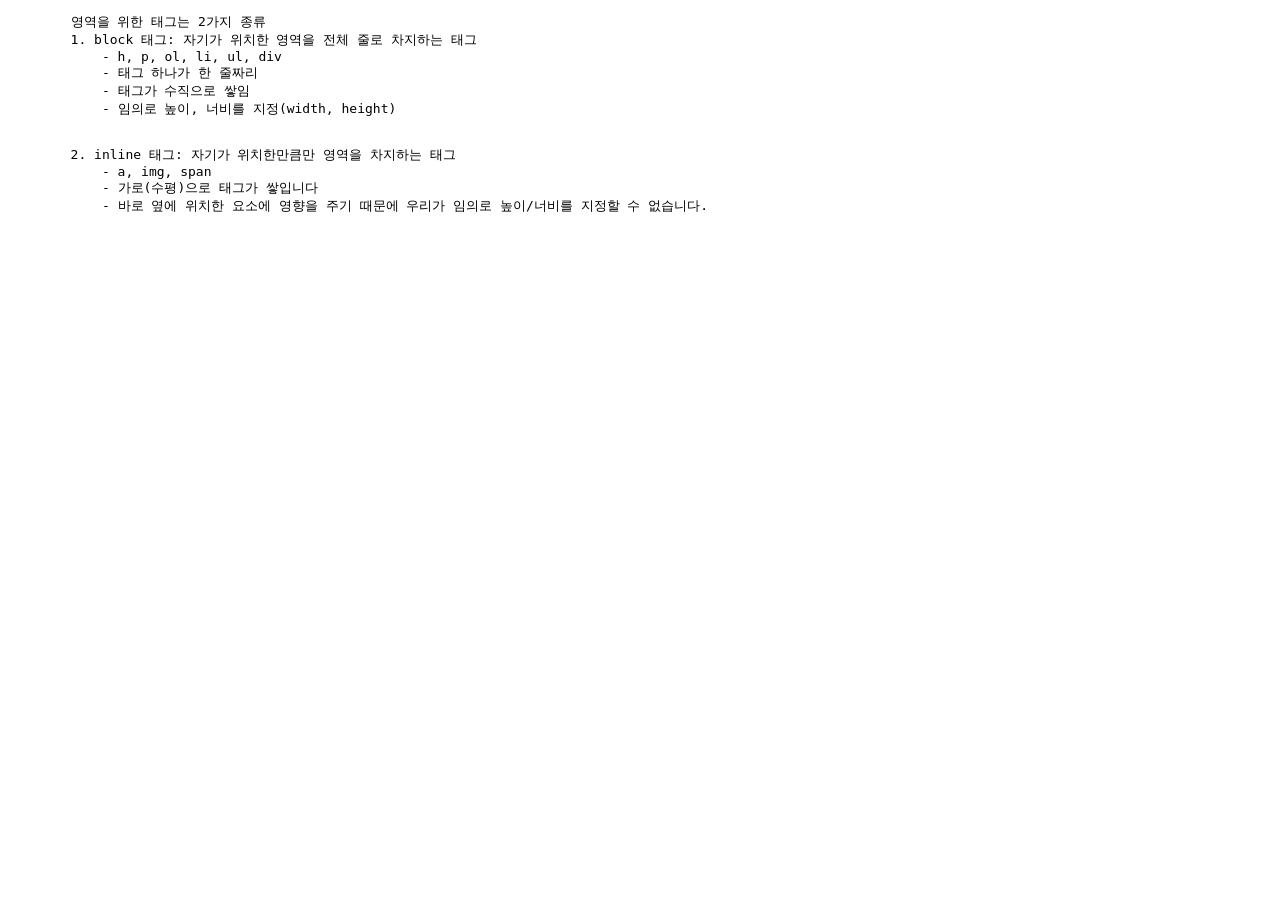
<file: 01_web/01_html/05_html_layout.html>
<!DOCTYPE html>
<html lang="en">
<head>
    <meta charset="UTF-8">
    <meta name="viewport" content="width=device-width, initial-scale=1.0">
    <title>Document</title>
</head>
<body>
    <pre>
        영역을 위한 태그는 2가지 종류
        1. block 태그: 자기가 위치한 영역을 전체 줄로 차지하는 태그 
            - h, p, ol, li, ul, div
            - 태그 하나가 한 줄짜리
            - 태그가 수직으로 쌓임
            - 임의로 높이, 너비를 지정(width, height)
    </pre>
    
    
    <pre>
        2. inline 태그: 자기가 위치한만큼만 영역을 차지하는 태그
            - a, img, span
            - 가로(수평)으로 태그가 쌓입니다
            - 바로 옆에 위치한 요소에 영향을 주기 때문에 우리가 임의로 높이/너비를 지정할 수 없습니다.
    </pre>
 
</body>
</html>
</file>
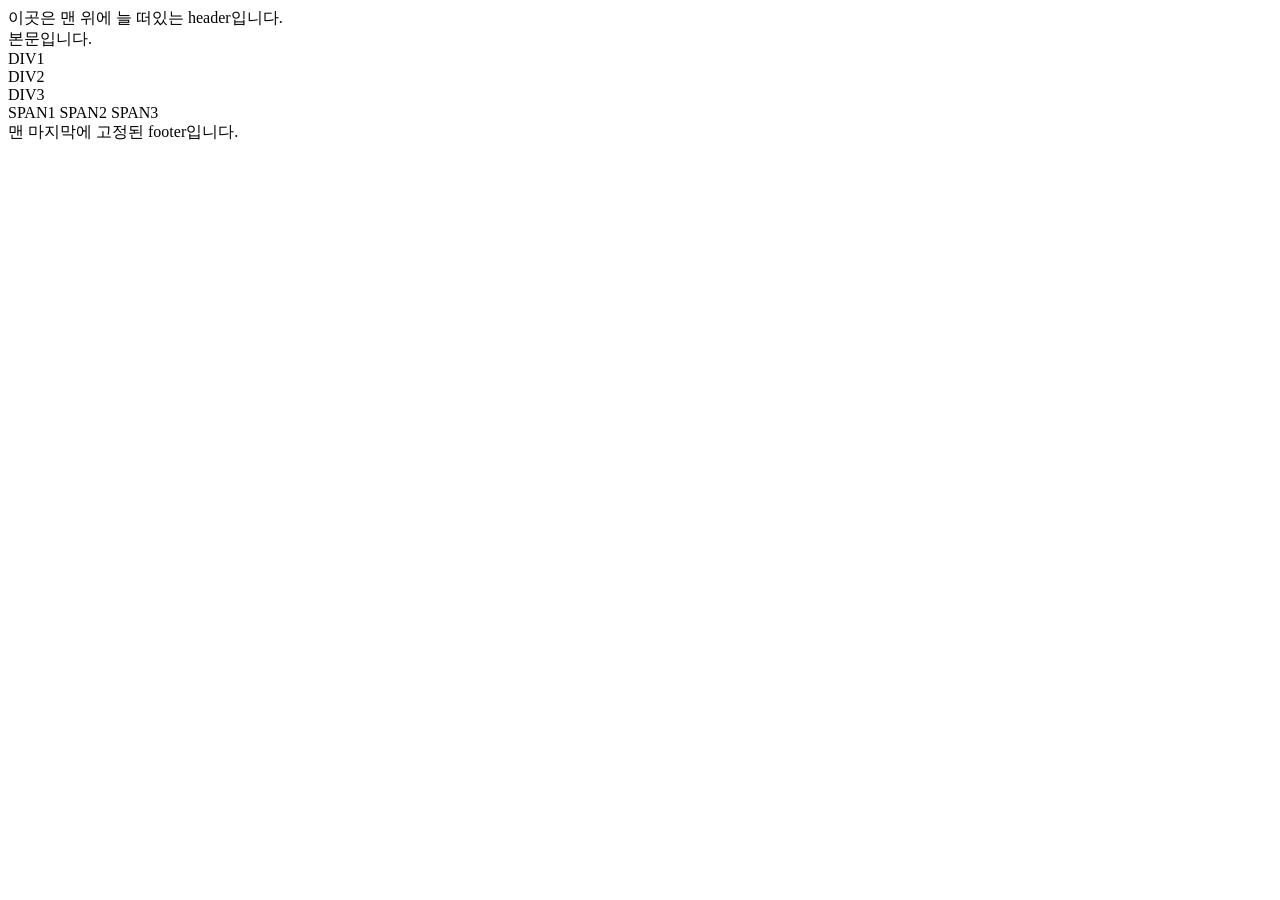
<file: 01_web/02_css/01_position.html>
<!DOCTYPE html>
<html lang="en">
<head>
    <meta charset="UTF-8">
    <meta name="viewport" content="width=device-width, initial-scale=1.0">
    <title>Positioning</title>

    <!--CSS 옵션을 주는 방법 
    1. 파일을 link : 모든 페이지에 일괄적으로 적용하기 위한 css태그들을 작성
    2. html 파일 안에 <style> </style> 안에 작성: 현재 페이지에서만 쓰게될 예외 코드들은 앞의 파일 뒤에 link 줍니다.
    3. 특정 태그의 style= 이라는 속성으로 직접 제시: 딱 한번 예외에 작성. 파싱할 때 잘못 파싱되므로 권장되는 방법은 아님
-->
    </style>
</head>
<body>
    <header>
        이곳은 맨 위에 늘 떠있는 header입니다.
    </header>
    <content>
        본문입니다.
        <article>
            <div>DIV1</div>
            <div>DIV2</div>
            <div>DIV3</div>
        </article>
        <article>
            <span>SPAN1</span>
            <span>SPAN2</span>
            <span>SPAN3</span>
        </article>
    </content>
    <footer>
        맨 마지막에 고정된 footer입니다.
    </footer>
</body>
</html>
</file>
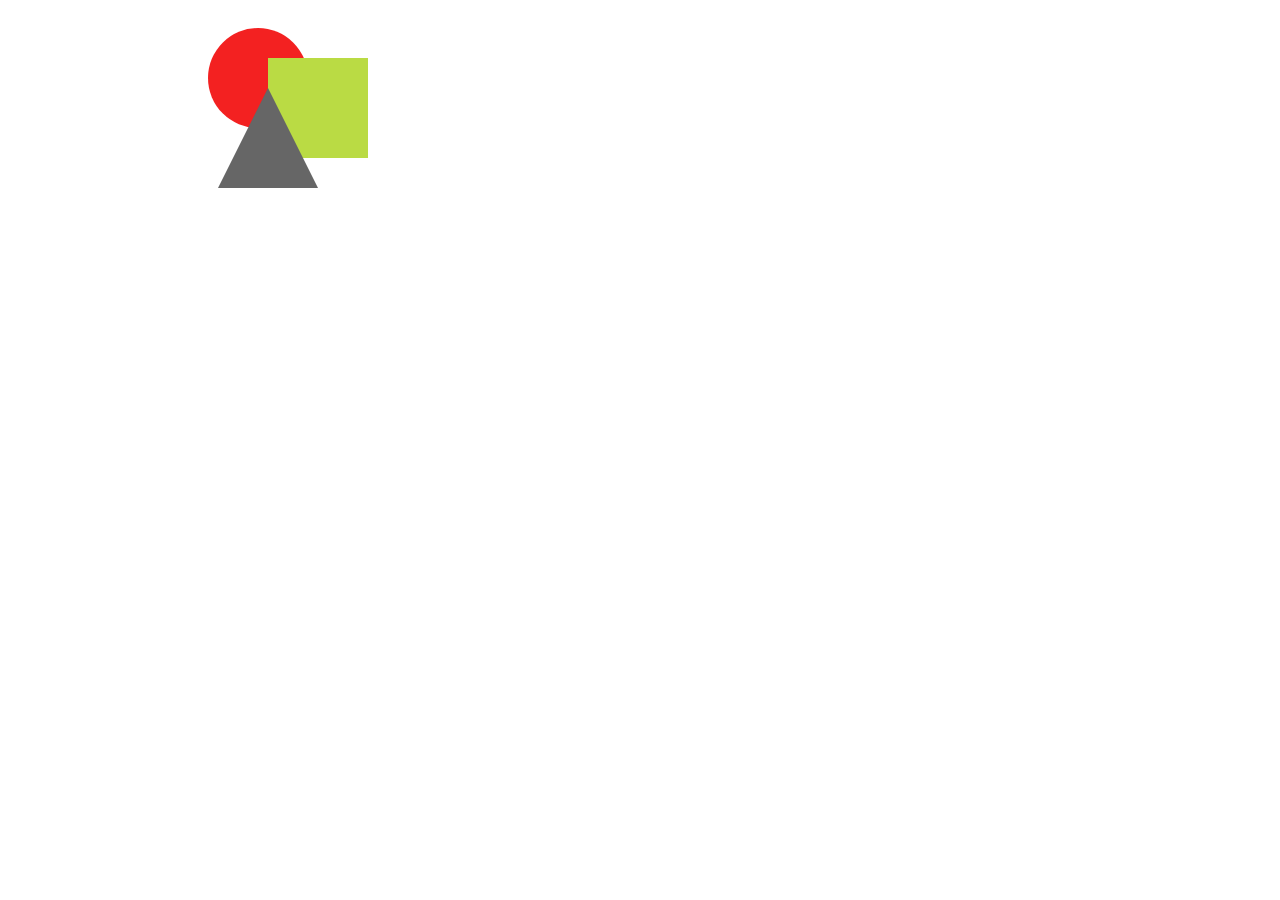
<file: 01_web/02_css/02_z-index.html>
<!doctype html>
<html lang="ko">
	<head>
		<meta charset="utf-8">
		<title>CSS</title>
		<style>
            /* z-index 속성 추가해서 위치 바꾸기 */
			div {
				width: 100px;
				height: 100px;
				position: absolute;

			}
			div.x {
				background-color: #f32121;
				border-radius: 50%;
                top: 20px;
				left: 200px;
			}

			div.y {
				background-color: #badb44;
				top: 50px;
				left: 260px;
			}

			div.z {
                top: 80px;
				left: 210px;
				width: 0px;
                height: 0px;
                border-bottom: 100px solid #666666;
                border-left: 50px solid transparent;
                border-right: 50px solid transparent;
			}
			
		</style>
	</head>
	<body>
		<div class="top">
			<div class="x"></div>
			<div class="y"></div>
			<div class="z"></div>
		</div>
       	</body>
</html>
</file>
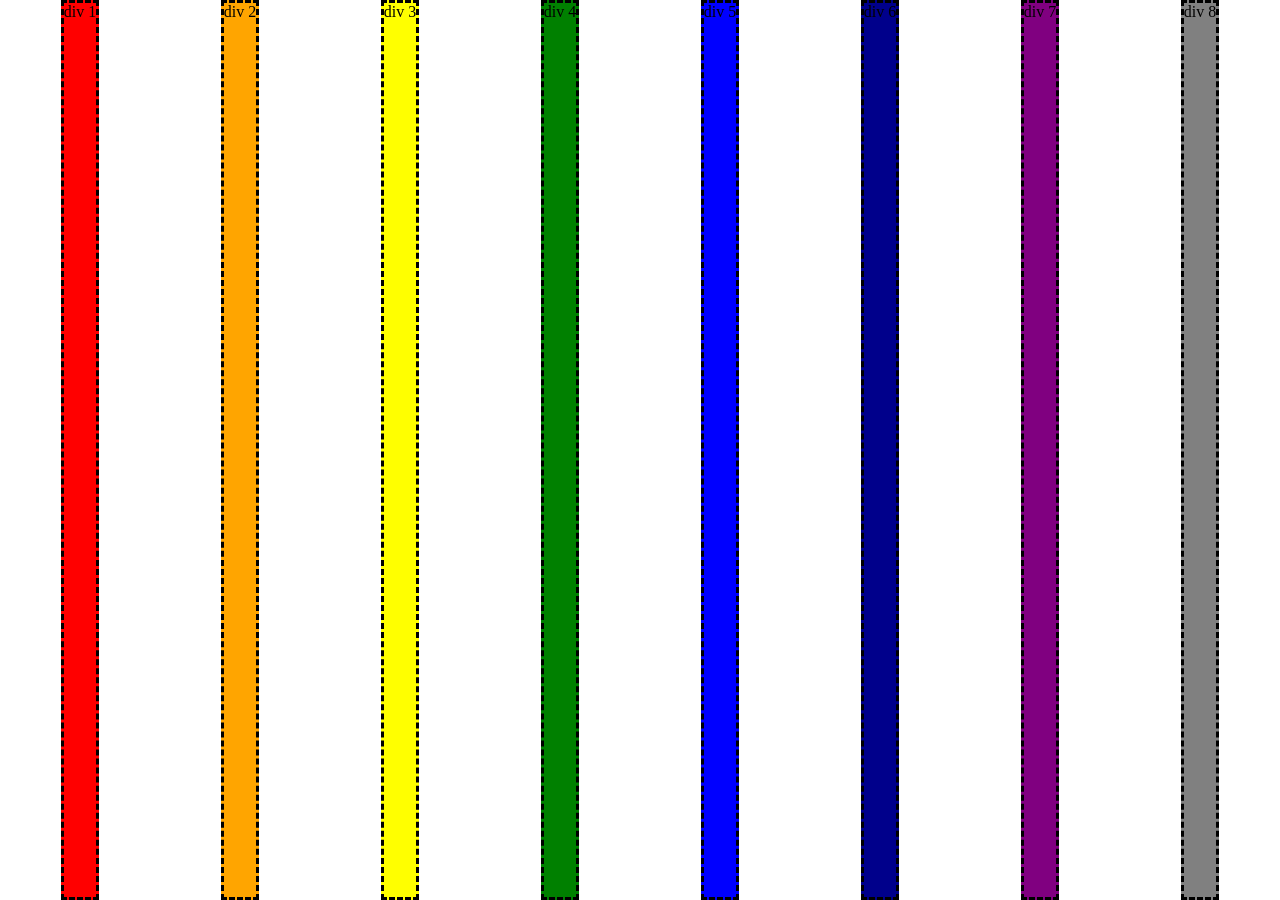
<file: 01_web/02_css/03_flex.html>
<!DOCTYPE html>
<html lang="en">
<head>
    <meta charset="UTF-8">
    <meta http-equiv="X-UA-Compatible" content="IE=edge">
    <meta name="viewport" content="width=device-width, initial-scale=1.0">
    <link rel="stylesheet" type="text/css" href="flex.css">
    <title>Flex</title>
</head>
<body>
    
    <!-- div.container>div.item#item${div $}*8 -->
    <div class="container">
        <div class="item" style="background-color:red" id="item1">div 1</div>
        <div class="item" style="background-color:orange" id="item2">div 2</div>
        <div class="item" style="background-color:yellow" id="item3">div 3</div>
        <div class="item" style="background-color:green" id="item4">div 4</div>
        <div class="item" style="background-color:blue" id="item5">div 5</div> 
        <div class="item" style="background-color:darkblue" id="item6">div 6</div>
        <div class="item" style="background-color:purple" id="item7">div 7</div>
        <div class="item" style="background-color:gray" id="item8">div 8</div>
    
    </div>
</body>
</html>
</file>
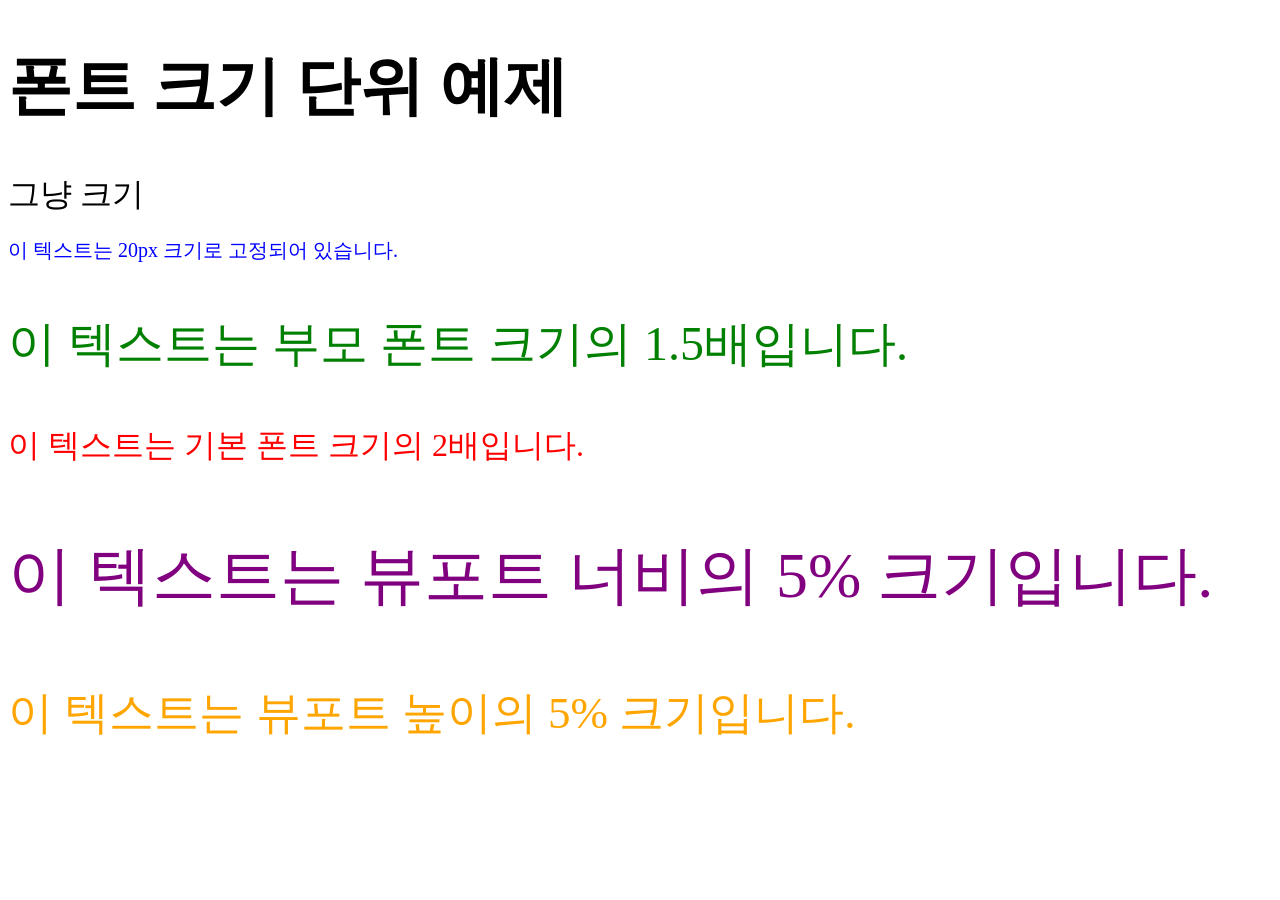
<file: 01_web/02_css/04_size.html>
<!DOCTYPE html>
<html lang="ko">
<head>
    <meta charset="UTF-8">
    <meta name="viewport" content="width=device-width, initial-scale=1.0">
    <title>폰트 크기 단위 예제</title>
    <style>
        body {
            font-size: 32px; /* 기본 폰트 크기 */
        }
        .px-size {
            font-size: 20px; /* 고정된 크기 */
            color: blue;
        }
        .em-size {
            font-size: 1.5em; /* 부모 폰트 크기의 1.5배 */
            color: green;
        }
        .rem-size {
            font-size: 2rem; /* 루트 폰트 크기의 2배 (32px) */
            color: red;
        }
        .vw-size {
            font-size: 5vw; /* 뷰포트 너비의 5% */
            color: purple;
        }
        .vh-size {
            font-size: 5vh; /* 뷰포트 높이의 5% */
            color: orange;
        }
    </style>
</head>
<body>
    <h1>폰트 크기 단위 예제</h1>
    그냥 크기
    <p class="px-size">이 텍스트는 20px 크기로 고정되어 있습니다.</p>
    <p class="em-size">이 텍스트는 부모 폰트 크기의 1.5배입니다.</p>
    <p class="rem-size">이 텍스트는 기본 폰트 크기의 2배입니다.</p>
    <p class="vw-size">이 텍스트는 뷰포트 너비의 5% 크기입니다.</p>
    <p class="vh-size">이 텍스트는 뷰포트 높이의 5% 크기입니다.</p>
</body>
</html>
</file>
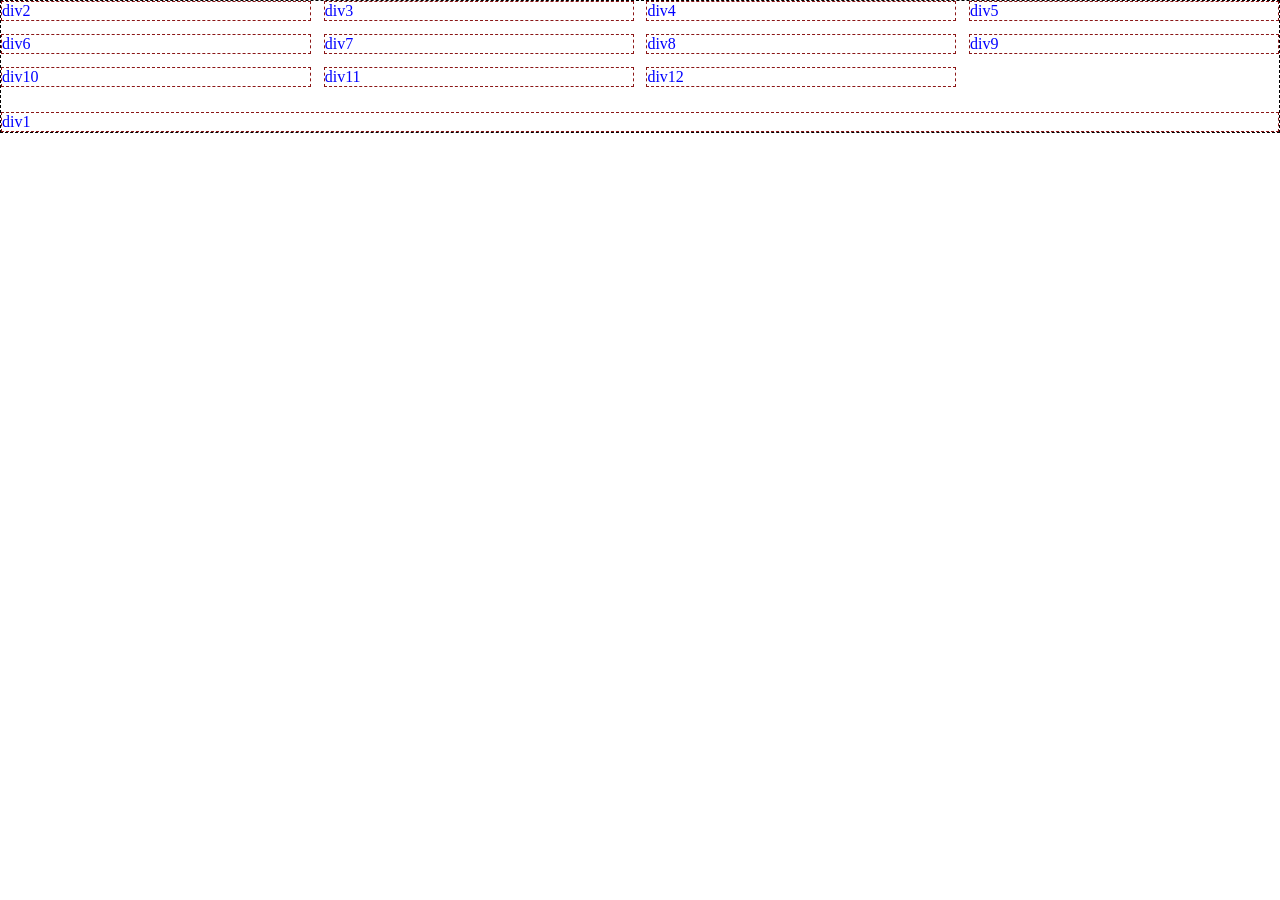
<file: 01_web/02_css/05_grid.html>
<!DOCTYPE html>
<html lang="en">
<head>
    <meta charset="UTF-8">
    <meta name="viewport" content="width=device-width, initial-scale=1.0">
    <title>Grid</title>
    <link rel="stylesheet" href="grid.css">
</head>
<body>
    <div class="container">
        <div class="item" id="item1">div1</div>
        <div class="item" id="item2">div2</div>
        <div class="item" id="item3">div3</div>
        <div class="item" id="item4">div4</div>
        <div class="item">div5</div>
        <div class="item">div6</div>
        <div class="item">div7</div>
        <div class="item">div8</div>
        <div class="item">div9</div>
        <div class="item">div10</div>
        <div class="item">div11</div>
        <div class="item">div12</div>

    </div>
</body>
</html>
</file>
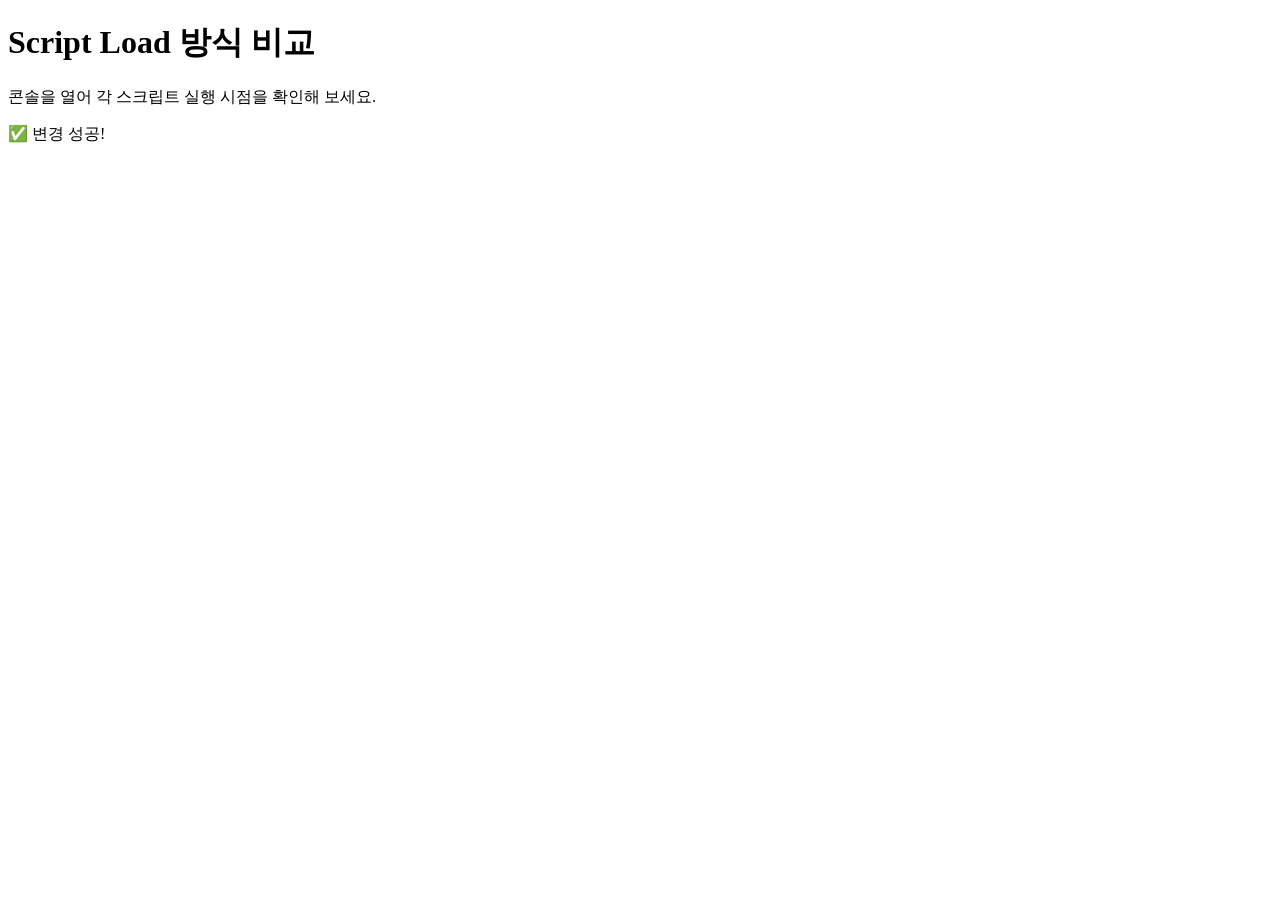
<file: 01_web/03_js/exam0.html>
<!DOCTYPE html>
<html lang="ko">
<head>
  <meta charset="UTF-8" />
  <title>Script Loading Test - Single HTML</title>

  <!-- 1. head에서 동기 실행 (렌더링 차단) -->
  <script>
    alert("🟡 [1] head 동기 스크립트 실행됨 (렌더링 차단)");
    console.log("🟡 [1] head 동기 스크립트 실행됨 (렌더링 차단)");
  </script>

  <!-- 2. async 스크립트 시뮬레이션 -->
  <script async>
    setTimeout(() => {
        alert("🟢 [2] async 스크립트 실행됨 (순서 예측 불가)");
        console.log("🟢 [2] async 스크립트 실행됨 (순서 예측 불가)");
    }, 0);
  </script>

  <!-- 3. defer 스크립트 시뮬레이션 -->
  <script defer>
    alert("🔵 defer 스크립트 실행됨 (DOMContentLoaded 전에 실행됨)");
    console.log("🔵 defer 스크립트 실행됨 (DOMContentLoaded 전에 실행됨)");
</script>
</head>

<body>
  <h1>Script Load 방식 비교</h1>
  <p>콘솔을 열어 각 스크립트 실행 시점을 확인해 보세요.</p>
 
  <!-- 아직 파싱되지 않았기 때문에 위 스크립트 실행 시점에는 존재하지 않을 수 있음 -->
  <div id="target">⛔ 여긴 아직 변경 안 됨</div>
  
  <!-- 4. body 끝에 위치한 스크립트 -->
  <script>
    alert("🔴 [4] body 끝 스크립트 실행됨");
    console.log("🔴 [4] body 끝 스크립트 실행됨");

  </script>

  <!-- DOMContentLoaded 이벤트 확인 -->
  <script>
     // 브라우저가 HTML 문서를 완전히 파싱하고 DOM 트리가 완성되었을 때 발생하는 이벤트
    document.addEventListener("DOMContentLoaded", () => {
        alert("✅ [5] DOMContentLoaded 발생");
        console.log("✅ [5] DOMContentLoaded 발생");
        const el = document.getElementById("target");
        if (el) {
        el.textContent = "✅ 변경 성공!";
        } else {
        console.error("❌ #target 요소를 찾지 못했어요!");
        }
    });

    window.addEventListener("load", () => {
    console.log("✅ load: 모든 리소스까지 완전히 로드됨!");


  });
  </script>
</body>
</html>
</file>
<file: 01_web/99_mission/portfolio.css>
:root {
  --primary: #176b5b;
  --primary-dark: #0e4f43;
  --ink: #17221f;
  --dark: #17221f;
  --muted: #52615d;
  --line: #dce3df;
  --background: #f7f8f5;
  --bg: #f7f8f5;
  --paper: #ffffff;
  --tag: #edf5f2;
}

* { box-sizing: border-box; }
html { scroll-behavior: smooth; }

body {
  margin: 0;
  color: var(--ink);
  background: var(--background);
  font-family: "Malgun Gothic", "Apple SD Gothic Neo", Arial, sans-serif;
  line-height: 1.7;
}

a { color: inherit; }
a:focus-visible { outline: 3px solid #f0a44b; outline-offset: 4px; }
.container { width: min(1120px, calc(100% - 40px)); margin-inline: auto; }

.site-header {
  position: sticky;
  top: 0;
  z-index: 10;
  background: rgba(255, 255, 255, 0.96);
  border-bottom: 1px solid var(--line);
  backdrop-filter: blur(10px);
}

.header-inner {
  min-height: 68px;
  display: flex;
  align-items: center;
  justify-content: space-between;
  gap: 24px;
}

.brand { flex-shrink: 0; font-size: 1.15rem; font-weight: 800; text-decoration: none; }
.main-nav ul { display: flex; gap: 24px; margin: 0; padding: 0; list-style: none; }
.main-nav a { color: var(--muted); font-weight: 700; text-decoration: none; }
.main-nav a[aria-current="page"], .main-nav a:hover { color: var(--primary); }

h1, h2, h3 { line-height: 1.25; }
.eyebrow { margin: 0 0 16px; color: var(--primary); font-weight: 800; }
footer { padding-block: 40px; color: #fff; background: var(--ink); }
footer p { margin: 0; }
footer small { color: #bfcac6; }

/* index.html */
.hero { padding-block: clamp(72px, 12vw, 140px); background: var(--paper); border-bottom: 1px solid var(--line); }
.hero h1 { max-width: 900px; margin: 0; font-size: clamp(2.4rem, 7vw, 4.5rem); }
.hero-description { max-width: 700px; margin: 24px 0 0; color: var(--muted); font-size: 1.15rem; }
.actions { display: flex; flex-wrap: wrap; gap: 12px; margin-top: 32px; }
.button { display: inline-flex; min-height: 46px; align-items: center; justify-content: center; padding: 10px 20px; border: 1px solid var(--primary); border-radius: 6px; color: var(--primary); font-weight: 700; text-decoration: none; }
.button-primary { color: #fff; background: var(--primary); }
.button:hover { background: var(--tag); }
.button-primary:hover { background: var(--primary-dark); }
.hero + .container { padding-block: clamp(64px, 10vw, 112px); }
.content-section + .content-section { margin-top: 96px; }
.content-section > h2 { margin: 0 0 28px; font-size: clamp(1.8rem, 4vw, 2.3rem); }
.about-layout { display: grid; grid-template-columns: 1fr 1.6fr; gap: 64px; }
.about-summary { margin: 0; color: var(--primary); font-size: 1.1rem; font-weight: 800; }
.about-details { margin: 0; color: var(--muted); }
.skill-grid { display: grid; grid-template-columns: repeat(2, minmax(0, 1fr)); gap: 16px; }
.skill-group, .contact-card { padding: 28px; background: var(--paper); border: 1px solid var(--line); border-radius: 8px; }
.skill-group h3 { margin: 0 0 16px; font-size: 1.1rem; }
.tag-list { display: flex; flex-wrap: wrap; gap: 8px; margin: 0; padding: 0; list-style: none; }
.tag-list li { padding: 5px 11px; background: var(--tag); border-radius: 5px; font-size: .9rem; font-weight: 700; }
.contact-card { display: grid; grid-template-columns: 2fr 1fr; gap: 32px; }
.contact-card h3 { margin: 0 0 8px; }
.contact-card p { margin: 0; color: var(--muted); }
.contact-link { align-self: center; padding-left: 32px; border-left: 1px solid var(--line); font-style: normal; }
.contact-link strong { display: block; margin-bottom: 6px; }
.contact-link a { color: var(--primary); font-weight: 800; }

/* keyword.html */
main { min-height: calc(100vh - 206px); }
.intro { padding-block: clamp(64px, 9vw, 100px) 48px; }
.intro h1 { margin: 0; font-size: clamp(2.3rem, 6vw, 4rem); }
.intro-description { max-width: 620px; margin: 20px 0 0; color: var(--muted); font-size: 1.05rem; }
.keyword-list { display: grid; grid-template-columns: repeat(3, minmax(0, 1fr)); gap: 18px; margin: 0; padding: 0 0 clamp(72px, 10vw, 112px); list-style: none; }
.keyword-card { height: 100%; padding: 28px; background: var(--paper); border: 1px solid var(--line); border-top: 4px solid var(--primary); border-radius: 8px; }
.number { display: inline-block; margin-bottom: 28px; color: var(--primary); font-size: .85rem; font-weight: 800; }
.keyword-card h2 { min-height: 3.4em; margin: 0 0 28px; font-size: 1.05rem; line-height: 1.7; }
.answer-label { margin: 0 0 6px; color: var(--muted); font-size: .85rem; font-weight: 700; }
.answer { margin: 0; color: var(--primary-dark); font-size: 1.35rem; font-weight: 800; line-height: 1.5; }

/* Tablet */
@media (max-width: 900px) {
  .about-layout { grid-template-columns: 1fr; gap: 20px; }
  .keyword-list { grid-template-columns: repeat(2, minmax(0, 1fr)); }
  .keyword-list > li:last-child { grid-column: 1 / -1; }
  .keyword-card h2 { min-height: auto; }
}

/* Mobile */
@media (max-width: 600px) {
  .container { width: min(100% - 28px, 1120px); }
  .header-inner { min-height: 60px; gap: 14px; }
  .brand { font-size: .95rem; }
  .main-nav ul { gap: 12px; }
  .main-nav a { font-size: .9rem; }
  .hero { padding-block: 64px; }
  .hero h1, .intro h1 { font-size: clamp(2rem, 11vw, 3rem); overflow-wrap: anywhere; }
  .actions { flex-direction: column; }
  .button { width: 100%; }
  .skill-grid, .contact-card, .keyword-list { grid-template-columns: 1fr; }
  .keyword-list > li:last-child { grid-column: auto; }
  .skill-group, .contact-card, .keyword-card { padding: 22px; }
  .content-section + .content-section { margin-top: 72px; }
  .contact-link { padding: 20px 0 0; border-top: 1px solid var(--line); border-left: 0; }
  .intro { padding-block: 56px 36px; }
}

@media (prefers-reduced-motion: reduce) {
  html { scroll-behavior: auto; }
}
</file>
<file: 01_web/01_html/04_html_input/style.css>
/* =========================================================
   폼 데이터 다루기 — style.css
   구조(HTML) 와 표현(CSS) 을 분리했습니다.
   색·간격은 아래 :root 한 곳만 고치면 전체가 바뀝니다.
   ========================================================= */

/* ---------- 1. 색과 간격을 변수로 모아둡니다 ---------- */
:root {
  --brand: #2f6feb;
  --brand-dark: #1f4fb8;

  --bg: #f5f6f8;
  --card: #ffffff;
  --text: #1f2328;
  --muted: #6b7280;
  --line: #e5e7eb;

  --radius: 14px;
  --gap: 16px;

  --shadow: 0 1px 2px rgba(0, 0, 0, .05), 0 8px 24px rgba(0, 0, 0, .06);
}

/* ---------- 2. 기본값 정리 ---------- */
* {
  box-sizing: border-box;
}

body {
  margin: 0;
  padding: 32px 16px 64px;
  background: var(--bg);
  color: var(--text);
  font-family: "Pretendard", system-ui, -apple-system, "Apple SD Gothic Neo",
               "Malgun Gothic", "맑은 고딕", sans-serif;
  font-size: 15px;
  line-height: 1.6;
}

.page {
  max-width: 720px;
  margin: 0 auto;
}

/* ---------- 3. 머리말 ---------- */
.page-head {
  margin-bottom: 24px;
}

.page-head h1 {
  margin: 0 0 8px;
  font-size: 26px;
  letter-spacing: -0.02em;
}

.lead {
  margin: 0;
  color: var(--muted);
}

/* ---------- 4. 카드 ---------- */
.card {
  background: var(--card);
  border-radius: var(--radius);
  box-shadow: var(--shadow);
  padding: 24px;
  margin-bottom: 24px;
}

/* ---------- 5. fieldset: 관련된 입력끼리 묶는 상자 ---------- */
fieldset {
  border: 1px solid var(--line);
  border-radius: 12px;
  padding: 18px;
  margin: 0 0 var(--gap);
}

legend {
  padding: 4px 12px;
  background: var(--brand);
  color: #fff;
  font-size: 13px;
  font-weight: 700;
  border-radius: 999px;
}

/* ---------- 6. 입력 한 칸 ---------- */
.field {
  margin-bottom: var(--gap);
}

.field:last-child {
  margin-bottom: 0;
}

label {
  display: block;
  margin-bottom: 6px;
  font-weight: 600;
  font-size: 14px;
}

input[type="text"],
input[type="tel"],
input[type="date"],
textarea,
select {
  width: 100%;
  padding: 11px 13px;
  border: 1px solid var(--line);
  border-radius: 10px;
  background: #fff;
  color: inherit;
  font: inherit;
  transition: border-color .15s, box-shadow .15s;
}

textarea {
  resize: vertical;
  min-height: 96px;
}

/* 키보드로 이동했을 때 지금 어디인지 보이게 합니다 (접근성) */
input:focus-visible,
textarea:focus-visible,
select:focus-visible,
button:focus-visible {
  outline: none;
  border-color: var(--brand);
  box-shadow: 0 0 0 3px rgba(47, 111, 235, .18);
}

/* 값이 형식에 안 맞으면 테두리로 알려줍니다 */
input:not(:placeholder-shown):invalid {
  border-color: #d93025;
}

::placeholder {
  color: #9ca3af;
}

/* ---------- 7. 라디오 / 체크박스 ---------- */
.choice-list {
  display: flex;
  flex-wrap: wrap;
  gap: 8px;
}

/* label 로 감싸면 글자를 눌러도 선택됩니다 */
.choice {
  display: inline-flex;
  align-items: center;
  gap: 8px;
  margin: 0;
  padding: 9px 14px;
  border: 1px solid var(--line);
  border-radius: 999px;
  font-weight: 500;
  cursor: pointer;
  transition: border-color .15s, background .15s;
}

.choice:hover {
  border-color: var(--brand);
}

/* accent-color 한 줄로 기본 동그라미·네모의 색이 바뀝니다 */
.choice input {
  accent-color: var(--brand);
  width: 17px;
  height: 17px;
  margin: 0;
  cursor: pointer;
}

/* 선택된 항목을 눈에 띄게 (:has 는 최신 브라우저에서 동작합니다) */
.choice:has(input:checked) {
  border-color: var(--brand);
  background: rgba(47, 111, 235, .07);
}

/* ---------- 8. 색상 / 범위 ---------- */
input[type="color"] {
  width: 56px;
  height: 42px;
  padding: 4px;
  border: 1px solid var(--line);
  border-radius: 10px;
  background: #fff;
  cursor: pointer;
}

.range-row {
  display: flex;
  align-items: center;
  gap: 12px;
}

input[type="range"] {
  flex: 1;
  accent-color: var(--brand);
  cursor: pointer;
}

output {
  min-width: 52px;
  padding: 4px 10px;
  border-radius: 8px;
  background: var(--bg);
  font-variant-numeric: tabular-nums;
  font-weight: 700;
  text-align: center;
}

/* ---------- 9. select ---------- */
select[multiple] {
  padding: 6px;
}

select[multiple] option {
  padding: 6px 8px;
  border-radius: 6px;
}

/* ---------- 10. 도움말 문구 ---------- */
.hint {
  margin: 6px 0 0;
  color: var(--muted);
  font-size: 12.5px;
}

.hint code {
  padding: 1px 5px;
  border-radius: 5px;
  background: var(--bg);
  font-size: 12px;
}

/* ---------- 11. 버튼 ---------- */
.actions {
  display: flex;
  gap: 10px;
  margin-top: 20px;
}

.btn {
  padding: 11px 22px;
  border: 1px solid var(--line);
  border-radius: 10px;
  background: #fff;
  color: var(--text);
  font: inherit;
  font-weight: 600;
  cursor: pointer;
  transition: background .15s, border-color .15s;
}

.btn:hover {
  border-color: var(--brand);
}

.btn-primary {
  border-color: var(--brand);
  background: var(--brand);
  color: #fff;
}

.btn-primary:hover {
  background: var(--brand-dark);
  border-color: var(--brand-dark);
}

/* ---------- 12. 결과 표 ---------- */
.result h2 {
  margin: 0 0 16px;
  font-size: 19px;
}

.result h3 {
  margin: 24px 0 8px;
  font-size: 15px;
}

table {
  width: 100%;
  border-collapse: collapse;
  font-size: 14px;
}

thead th {
  padding: 9px 12px;
  background: var(--bg);
  color: var(--muted);
  font-size: 12.5px;
  text-align: left;
}

thead th:first-child {
  border-radius: 8px 0 0 8px;
}

thead th:last-child {
  border-radius: 0 8px 8px 0;
}

tbody th {
  width: 34%;
  padding: 10px 12px;
  border-bottom: 1px solid var(--line);
  color: var(--muted);
  font-weight: 600;
  text-align: left;
  vertical-align: top;
}

tbody td {
  padding: 10px 12px;
  border-bottom: 1px solid var(--line);
  word-break: break-word;
  white-space: pre-wrap;
}

/* method 뱃지 — GET / POST 를 색으로 구분합니다 */
.badge {
  display: inline-block;
  margin-left: 6px;
  padding: 3px 10px;
  border-radius: 999px;
  font-size: 12px;
  font-weight: 700;
  letter-spacing: .04em;
  vertical-align: middle;
}

.badge-get {
  background: #e8f0fe;
  color: #1a56c4;
}

.badge-post {
  background: #e6f4ea;
  color: #137333;
}

/* '주소' / '본문' 이름표가 붙은 줄 */
.send-row {
  display: flex;
  align-items: flex-start;
  gap: 10px;
  margin-bottom: 8px;
}

.send-key {
  flex-shrink: 0;
  width: 76px;
  padding-top: 13px;
  color: var(--muted);
  font-size: 12.5px;
  font-weight: 700;
}

.send-row .query {
  flex: 1;
  min-width: 0;
}

@media (max-width: 480px) {
  .send-row {
    flex-direction: column;
    gap: 4px;
  }

  .send-key {
    width: auto;
    padding-top: 0;
  }
}

.query {
  margin: 0;
  padding: 14px;
  border-radius: 10px;
  background: #1f2328;
  color: #d6e2ff;
  font-family: ui-monospace, SFMono-Regular, Consolas, monospace;
  font-size: 12.5px;
  line-height: 1.7;
  overflow-x: auto;   /* 길어지면 가로로 스크롤 */
  white-space: pre-wrap;
  word-break: break-all;
}

/* ---------- 13. 화면이 넓으면 두 칸으로 ---------- */
.grid {
  display: grid;
  gap: var(--gap);
}

@media (min-width: 560px) {
  .grid {
    grid-template-columns: 1fr 1fr;
  }
}

/* ---------- 14. 어두운 화면을 쓰는 사람을 위해 ---------- */
@media (prefers-color-scheme: dark) {
  :root {
    --bg: #16181c;
    --card: #212429;
    --text: #e8eaed;
    --muted: #9aa2ad;
    --line: #343941;
    --shadow: 0 1px 2px rgba(0, 0, 0, .3), 0 8px 24px rgba(0, 0, 0, .35);
  }

  input[type="text"],
  input[type="tel"],
  input[type="date"],
  input[type="color"],
  textarea,
  select,
  .btn {
    background: #1a1d21;
  }

  .btn-primary {
    background: var(--brand);
  }

  .query {
    background: #0f1114;
  }

  .badge-get {
    background: #1c2b47;
    color: #9dbcf5;
  }

  .badge-post {
    background: #17301f;
    color: #8fd3a5;
  }
}
</file>
<file: 01_web/01_html/02_html기초.css>
* {
    box-sizing: border-box; /* 안쪽 여백과 테두리를 요소 크기에 포함해 크기 계산을 쉽게 하기 위해 사용 */
}

body {
    margin: 0; /* 브라우저의 기본 바깥 여백을 제거해 배치를 정확히 제어하기 위해 사용 */
    min-height: 100vh; /* 카드가 화면 세로 중앙에 놓일 수 있도록 화면 높이를 확보하기 위해 사용 */
    display: flex; /* 카드를 화면 중앙에 간단하게 배치하기 위해 사용 */
    justify-content: center; /* 카드를 가로 방향 중앙에 정렬하기 위해 사용 */
    align-items: center; /* 카드를 세로 방향 중앙에 정렬하기 위해 사용 */
    padding: 24px; /* 작은 화면에서도 카드가 화면 가장자리에 붙지 않도록 여백을 주기 위해 사용 */
    background-color: #f4f7fb; /* 흰색 카드가 배경과 자연스럽게 구분되도록 옅은 색을 사용 */
    font-family: "Malgun Gothic", "Apple SD Gothic Neo", sans-serif; /* 한글을 여러 운영체제에서 선명하게 표시하기 위해 사용 */
    color: #1f2937; /* 완전한 검정보다 부드럽고 읽기 편한 본문 색을 적용하기 위해 사용 */
}

.account-card {
    width: 100%; /* 작은 화면에서는 사용 가능한 너비에 맞게 줄어들도록 사용 */
    max-width: 380px; /* 큰 화면에서 카드가 지나치게 넓어지지 않도록 제한하기 위해 사용 */
    padding: 28px; /* 카드 내용과 테두리 사이에 충분한 공간을 확보하기 위해 사용 */
    background-color: #ffffff; /* 금융 정보를 또렷하고 깔끔하게 보여주기 위해 흰 배경을 사용 */
    border-radius: 16px; /* 카드 모서리를 부드럽고 친근하게 보이도록 둥글게 만들기 위해 사용 */
    box-shadow: 0 8px 24px rgba(15, 23, 42, 0.1); /* 카드가 배경 위에 살짝 떠 있는 느낌을 주기 위해 옅은 그림자를 사용 */
}

.bank-name {
    margin: 0; /* 제목 주변의 기본 여백을 없애 간격을 직접 제어하기 위해 사용 */
    font-size: 20px; /* 은행명이 명확히 구분되면서 잔액보다 작게 보이도록 사용 */
    font-weight: 700; /* 은행명을 굵게 강조하기 위해 사용 */
}

.account-number {
    margin: 12px 0 0; /* 은행명과 간격을 두고 아래 불필요한 여백은 없애기 위해 사용 */
    color: #6b7280; /* 계좌번호를 보조 정보처럼 표현하기 위해 옅은 색을 사용 */
    font-size: 14px; /* 계좌번호의 정보 우선순위를 낮게 보여주기 위해 사용 */
}

.balance {
    margin: 10px 0 28px; /* 계좌번호 및 버튼 영역과 잔액 사이의 간격을 확보하기 위해 사용 */
    font-size: 30px; /* 핵심 정보인 잔액을 크게 강조하기 위해 사용 */
    line-height: 1.3; /* 큰 글자의 위아래가 답답하지 않도록 줄 높이를 확보하기 위해 사용 */
    letter-spacing: -0.5px; /* 큰 숫자가 지나치게 벌어져 보이지 않도록 자간을 조정하기 위해 사용 */
}

.card-actions {
    display: flex; /* 두 버튼을 카드 하단에 가로로 나란히 배치하기 위해 사용 */
    justify-content: space-between; /* 첫 버튼과 마지막 버튼을 카드 양 끝에 정렬하기 위해 사용 */
    gap: 16px; /* 화면이 좁아져도 두 버튼 사이의 일정한 간격을 유지하기 위해 사용 */
}

.card-actions button {
    min-width: 96px; /* 버튼 글자가 짧아도 누르기 편한 영역을 확보하기 위해 사용 */
    padding: 11px 20px; /* 버튼 안쪽에 충분한 클릭 영역을 만들기 위해 사용 */
    border: 1px solid #d7deea; /* 버튼 경계를 부드럽게 구분하기 위해 옅은 테두리를 사용 */
    border-radius: 8px; /* 카드 디자인과 어울리도록 버튼 모서리를 둥글게 만들기 위해 사용 */
    background-color: #ffffff; /* 카드와 조화되는 깔끔한 버튼 배경을 만들기 위해 사용 */
    color: #1f5fbf; /* 금융 서비스의 신뢰감을 주는 파란색으로 버튼 글자를 강조하기 위해 사용 */
    font: inherit; /* 버튼도 본문과 동일한 한글 글꼴을 사용하도록 상속하기 위해 사용 */
    font-weight: 700; /* 버튼의 행동 문구를 쉽게 알아볼 수 있도록 굵게 표시하기 위해 사용 */
    cursor: pointer; /* 마우스를 올렸을 때 클릭 가능한 요소임을 알려주기 위해 사용 */
}

.card-actions button:hover {
    background-color: #eef5ff; /* 마우스를 올린 버튼에 시각적 반응을 제공하기 위해 사용 */
}

.card-actions button:focus-visible {
    outline: 3px solid rgba(31, 95, 191, 0.28); /* 키보드 사용자가 현재 선택한 버튼을 확인할 수 있도록 사용 */
    outline-offset: 2px; /* 포커스 표시가 버튼 테두리와 겹치지 않도록 간격을 주기 위해 사용 */
}
</file>
<file: 01_web/02_css/flex.css>
body {
    margin: 0px;
}

/* 기준이 되는 부모 컨테이너에서 flex를 지정해놓고 */
.container {
    height: 100vh;
    display: flex;
    justify-content: space-around;
    /* border: black solid 3px; */

    /* flex-direction: column-reverse; */
}

.item {
    border: black dashed;
}

/* 일괄적으로 특정 위치의 값만 선택할 때 odd, even */
/* .item:nth-child(even) {
    border: black dashed;
} */
</file>
<file: 01_web/02_css/grid.css>
body {
    margin: 0px;
}
.container {
    border: 1px black dashed;
    display: grid;
    /* 화면을 vw, vh로 나눌때는 총합이 100이므로 100 기준으로 작성 */
    /* grid-template-columns: 20vw 30vw 30vw 10vw 5vw 5vw */
    /* fr : 전체 grid를 구간으로 나누는 상대적 단위 */
    /* grid-template-columns: 2fr 3fr 2fr 6fr; */
    /* grid-template-columns: 30% 70%; */
    /* grid-template-columns: 200px 7fr 3fr; */
    grid-template-columns: repeat(4, 1fr);
    grid-gap: 1vw;
}

.item {
    border: 1px rgb(139, 23, 23) dashed;
}

#item1 {
    grid-row: 5;
    grid-column: 1/5;
}

#item2 {
  /* header */
}

#item3 {
  /* sidebar처럼 전체 구간을 차지하도록 */
}

@media screen and (max-width: 922px) {
body {
    background-color: red;
}
}

@media screen and (max-width: 600px) {
    body {
        background-color: rgb(185, 96, 96);
    }
    }

@media (orientation: landscape) {
    body {
        color: blue;
    }
}
</file>
